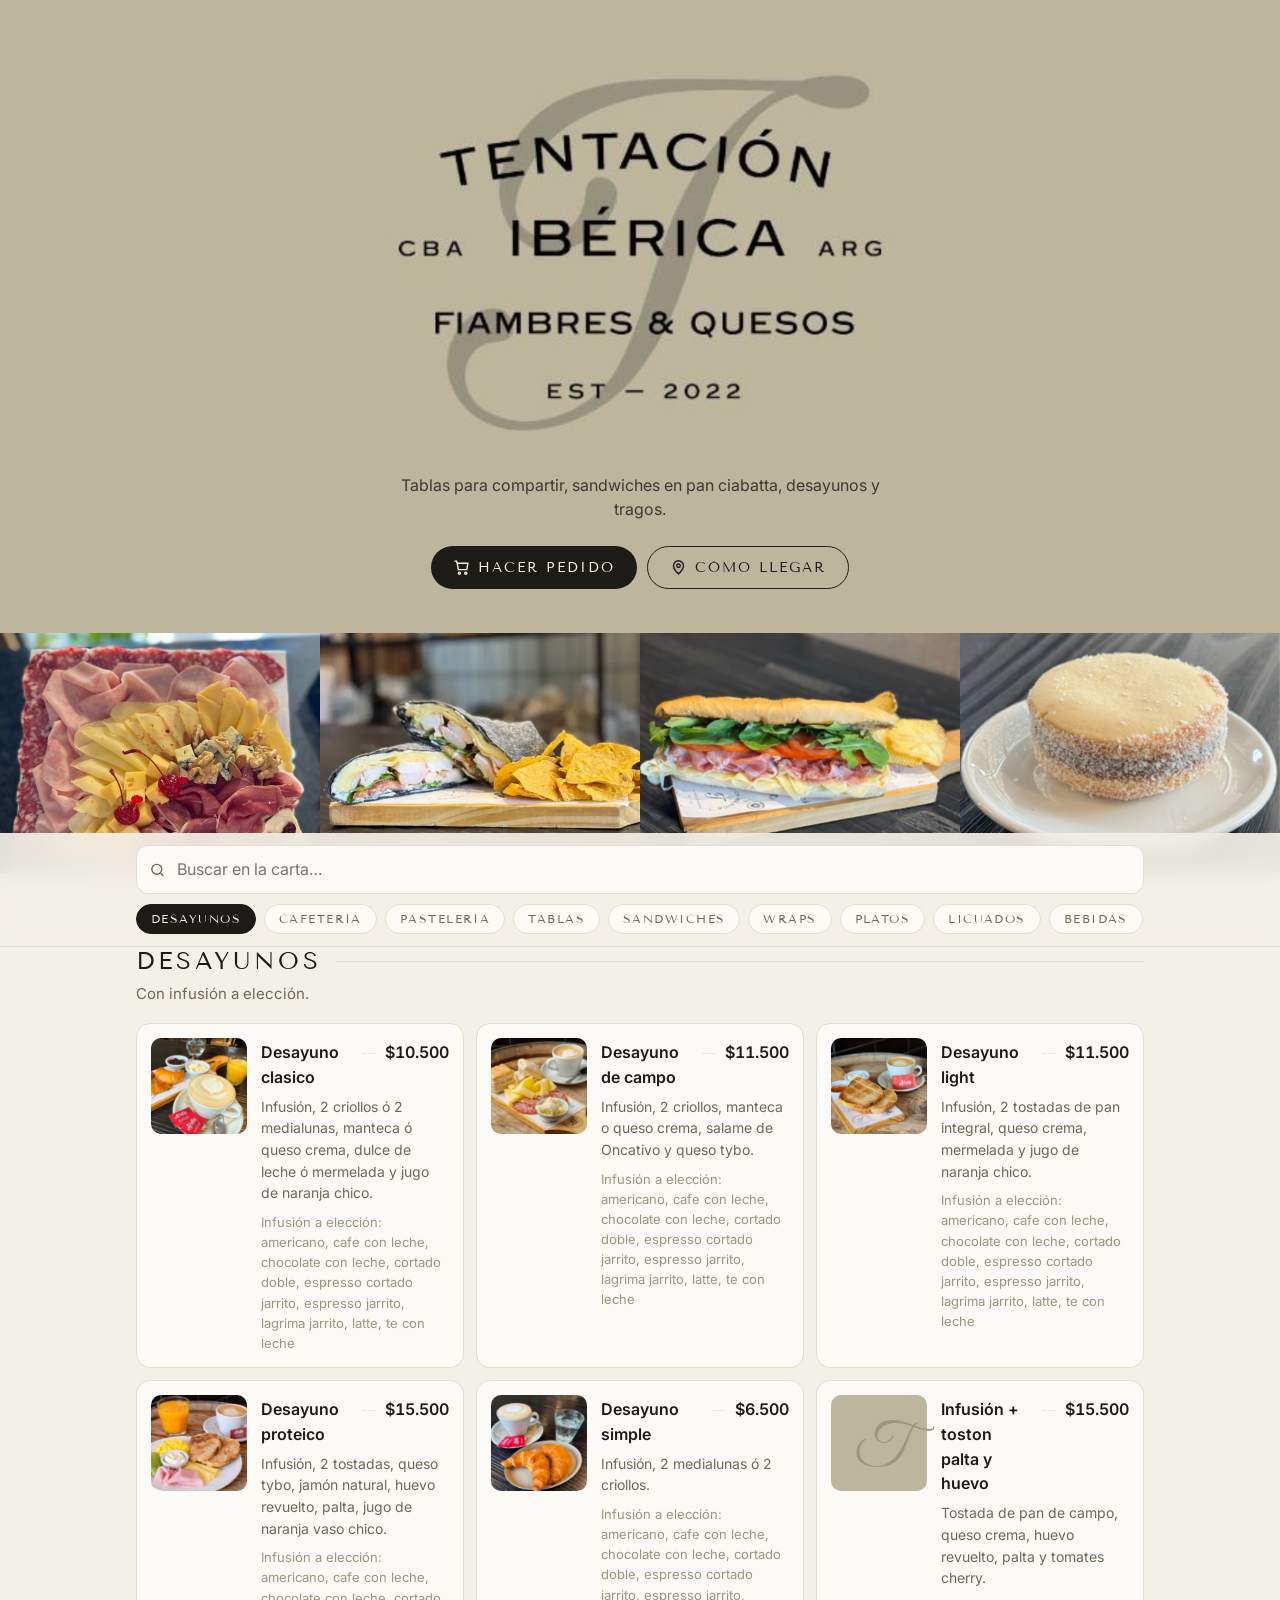
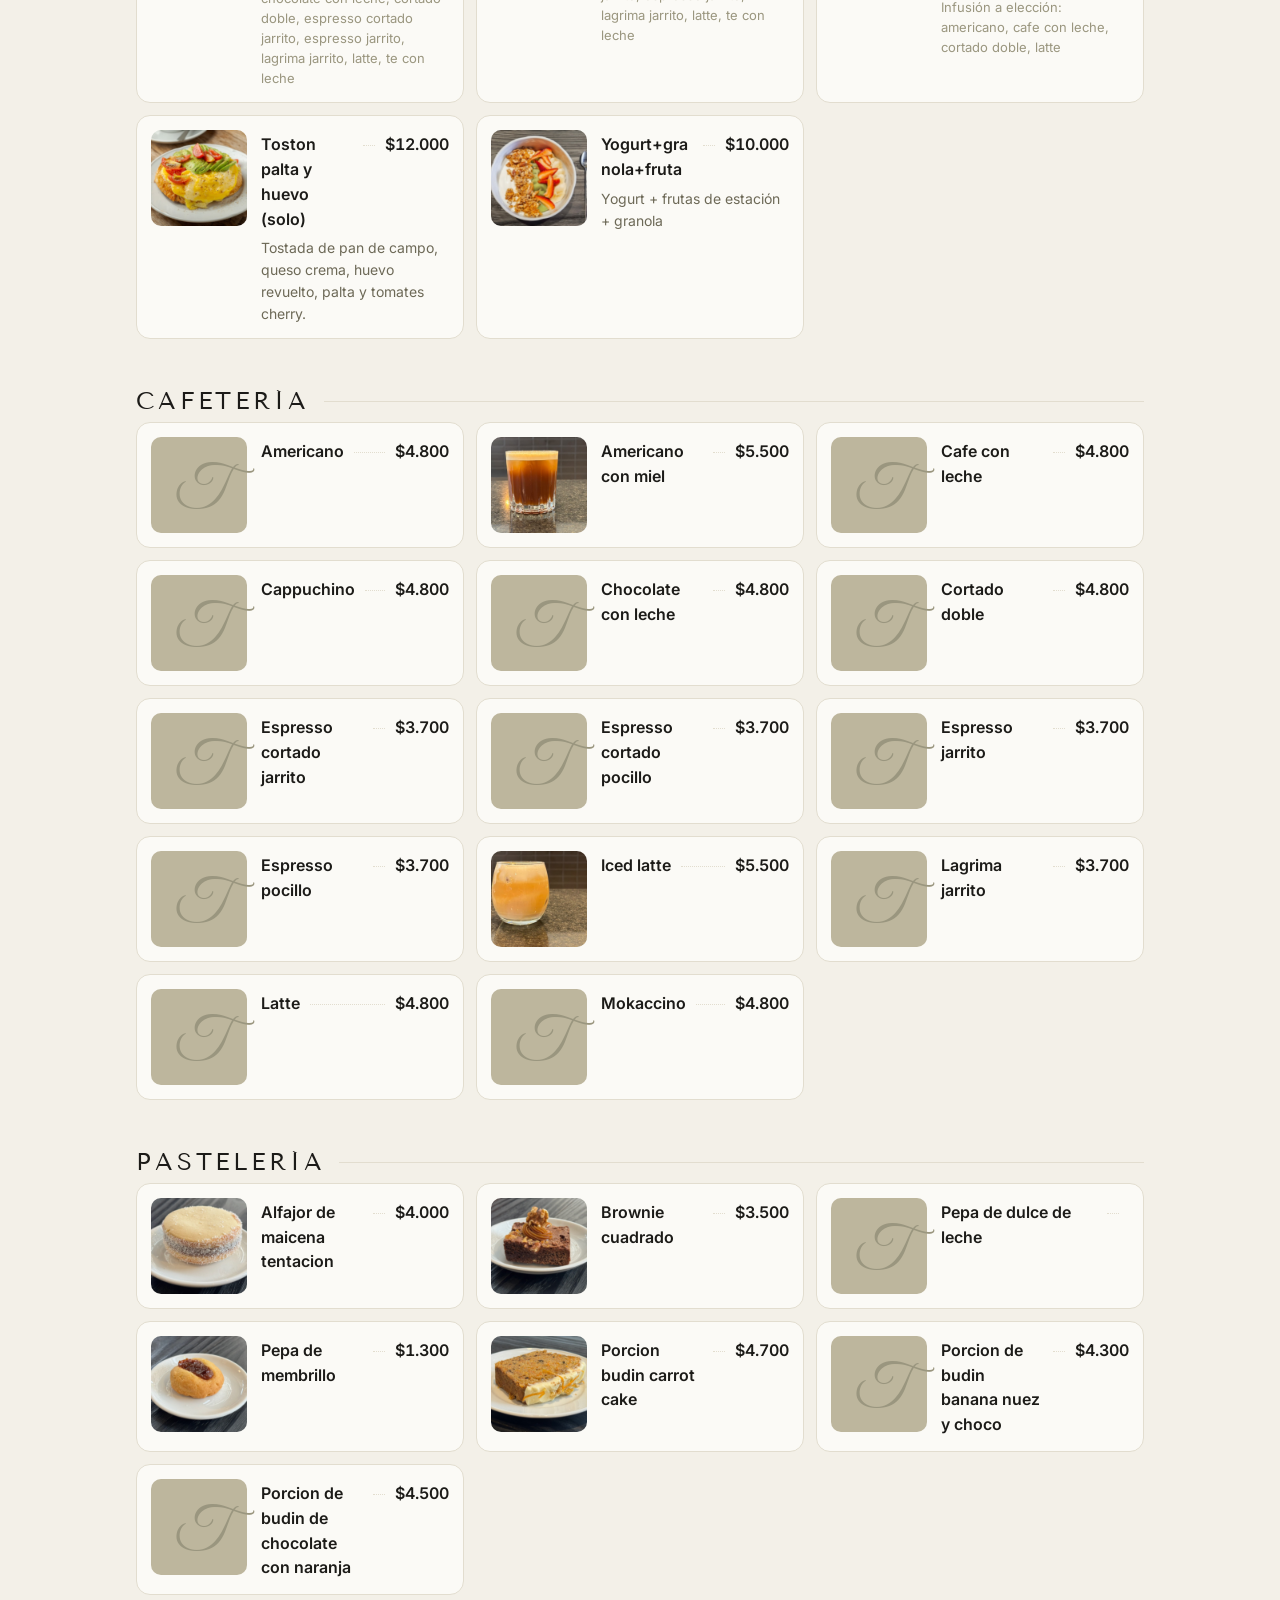
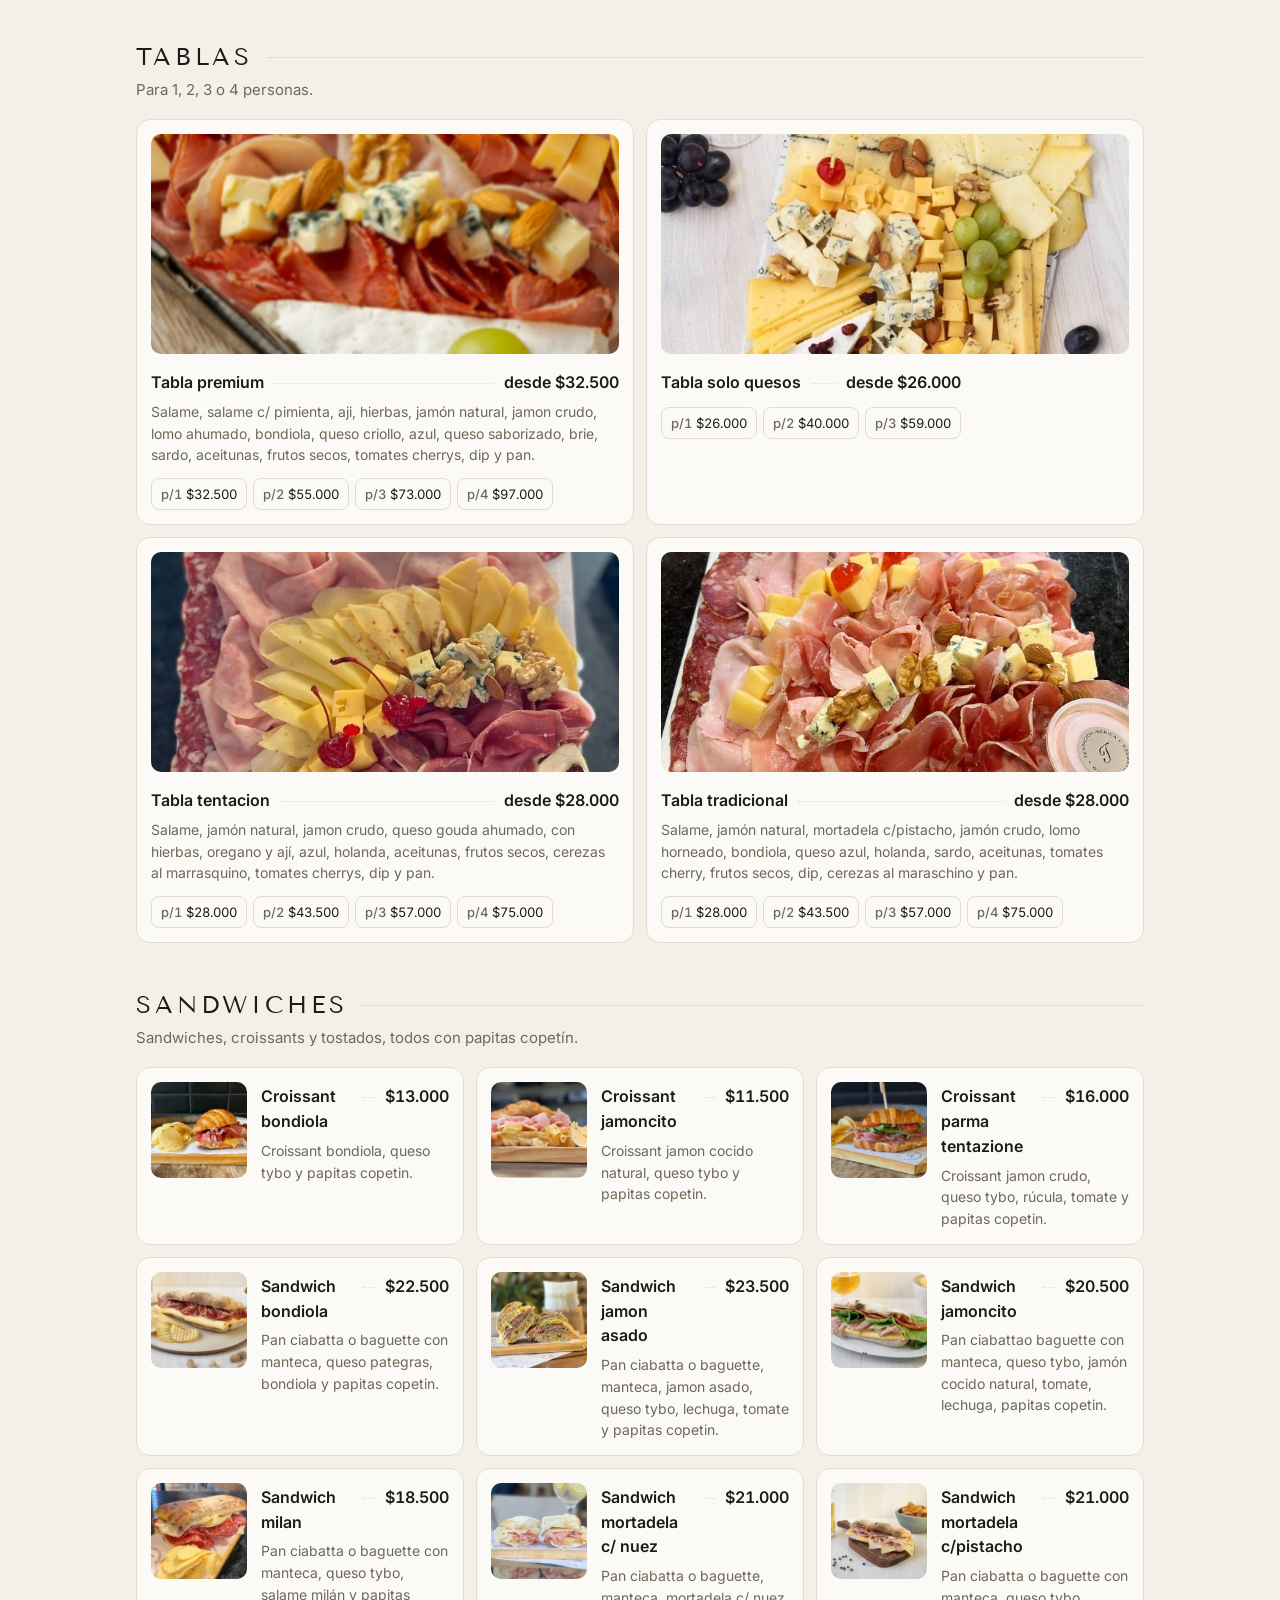
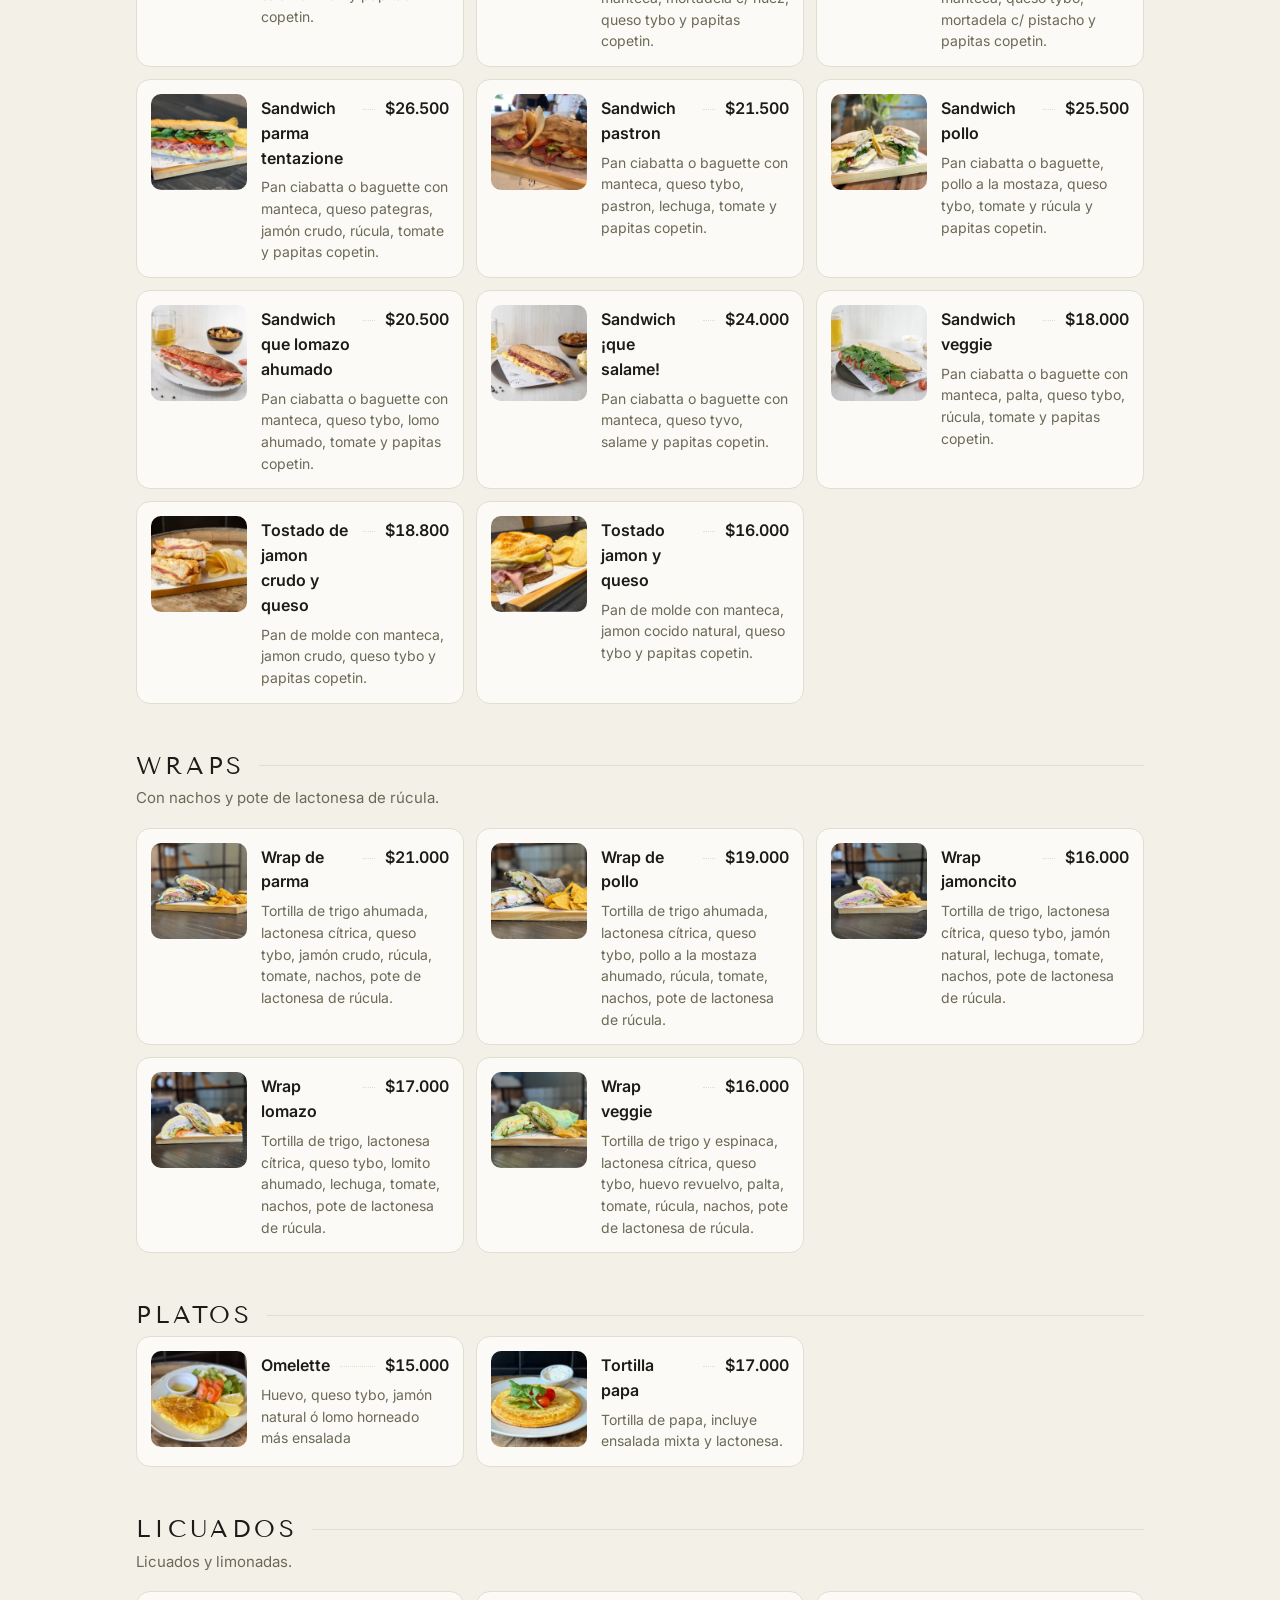
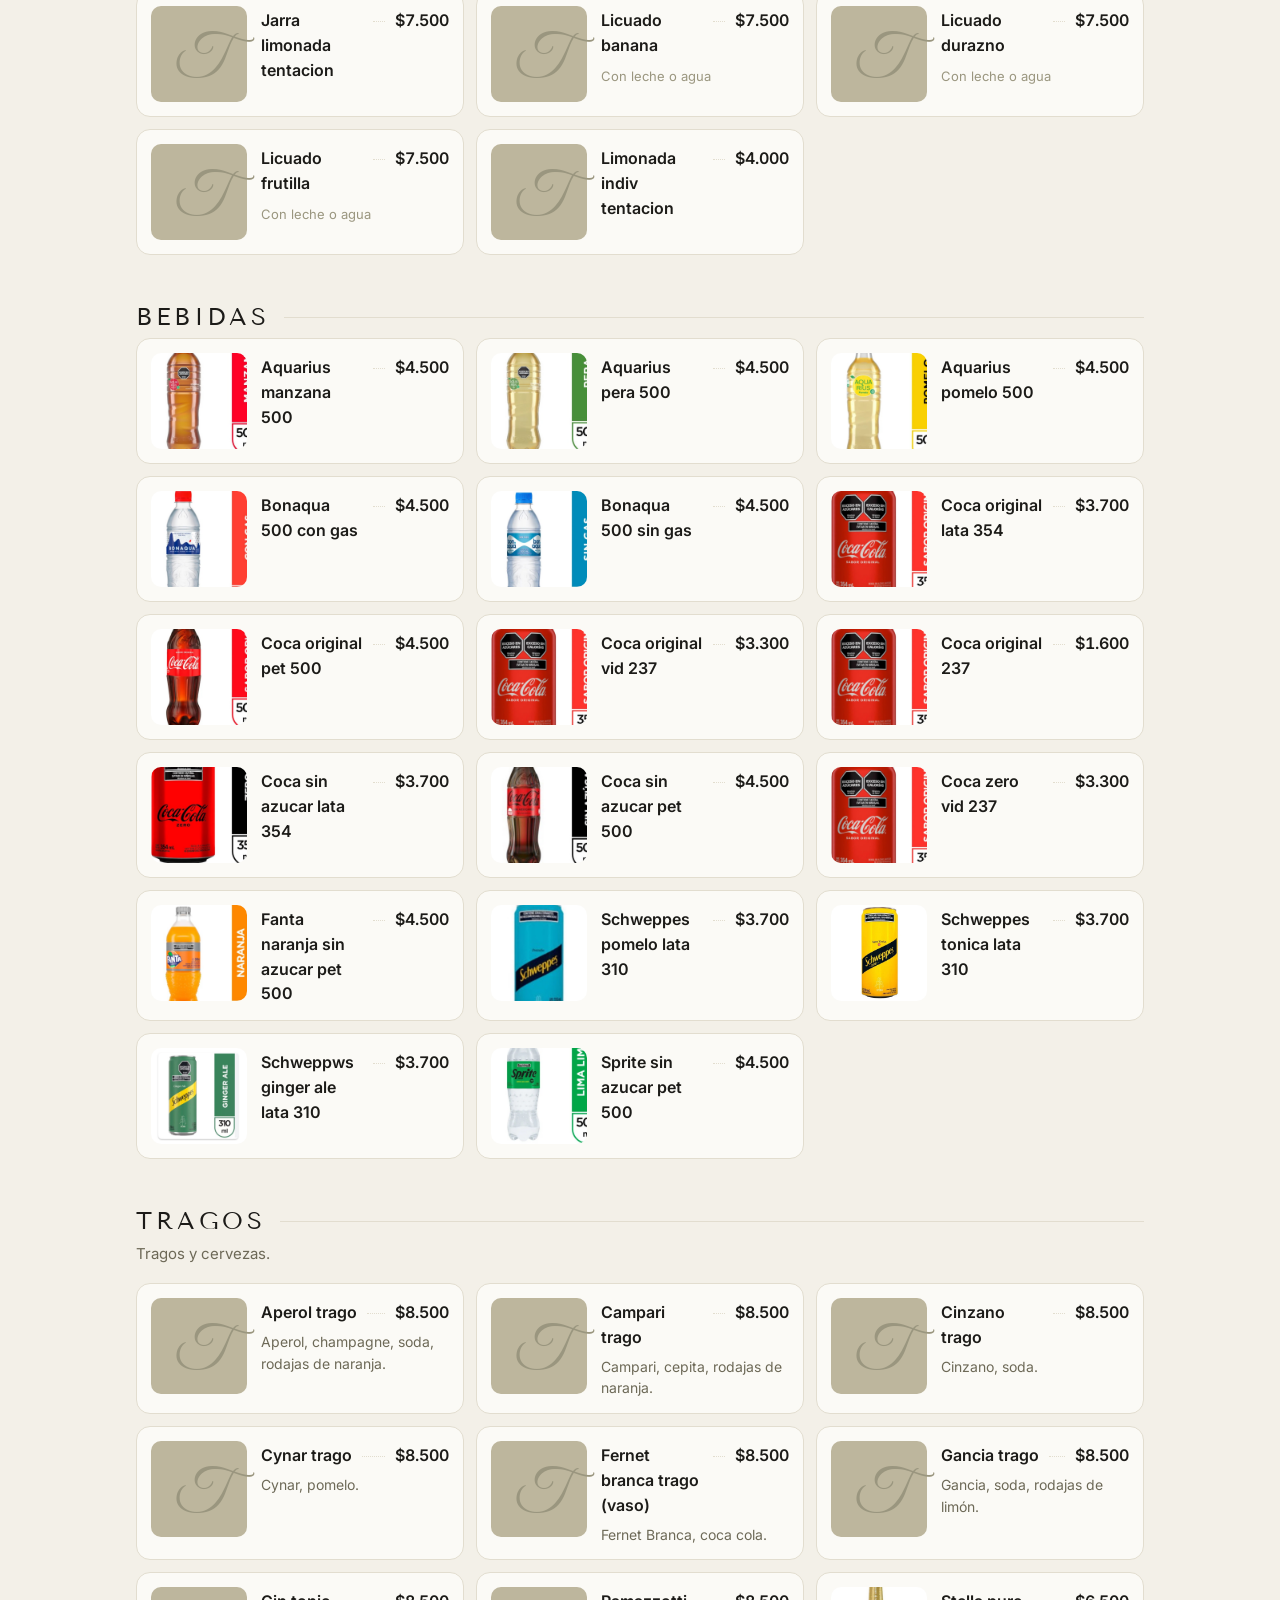
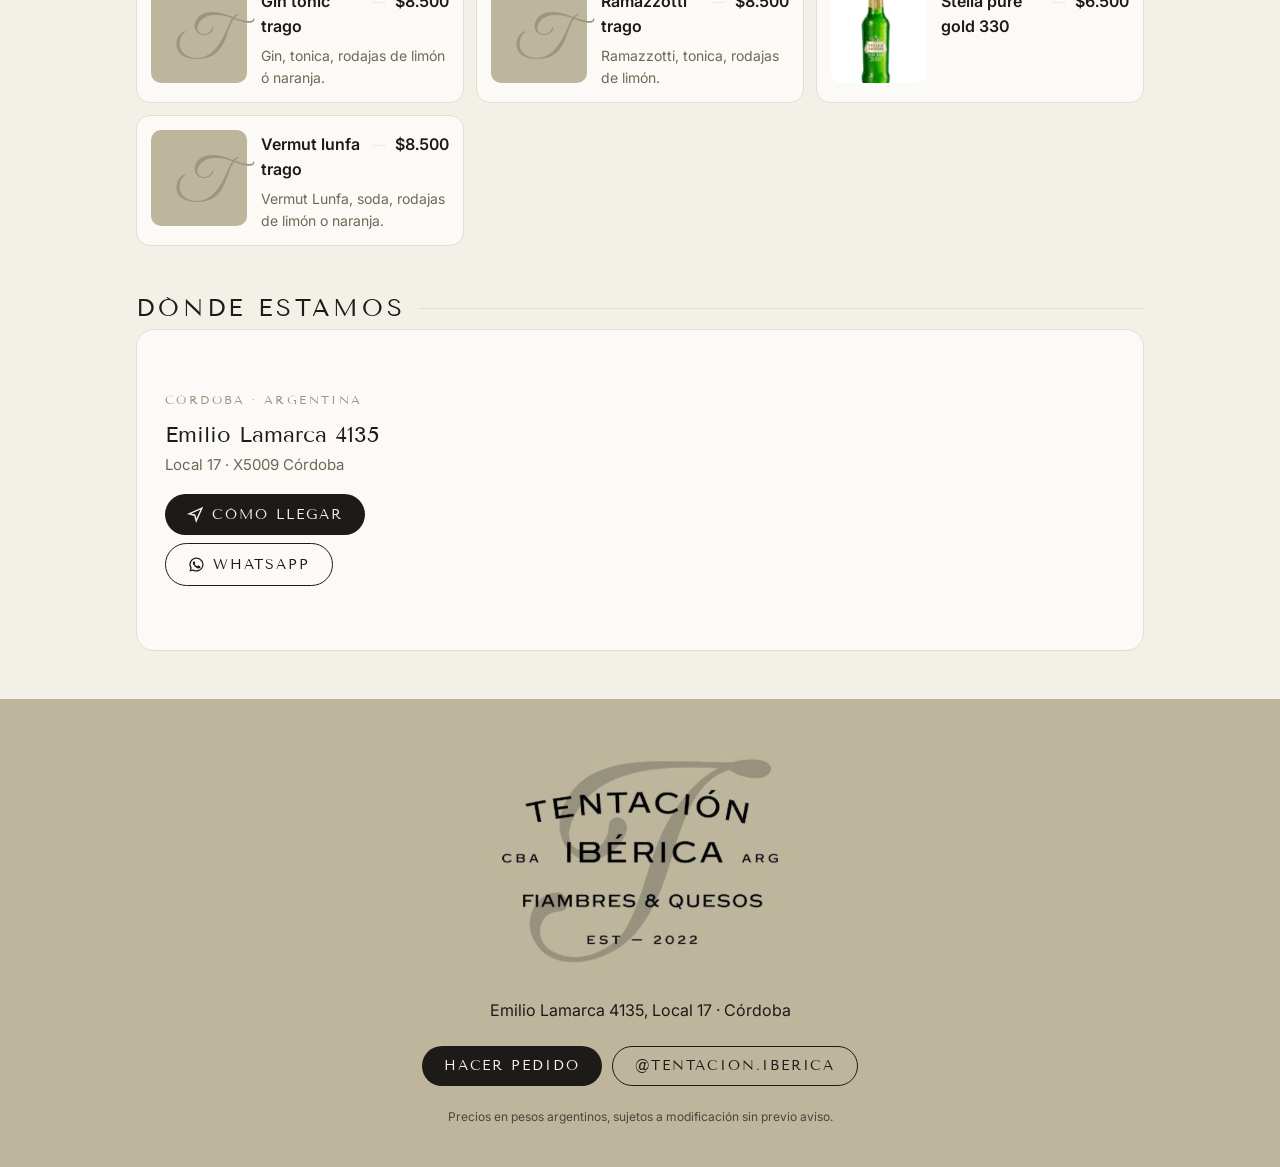
<file: index.html>
<!doctype html>
<html lang="es">
<head>
<meta charset="utf-8">
<meta name="viewport" content="width=device-width, initial-scale=1">
<title>Tentación Ibérica · Fiambres & Quesos</title>
<meta name="description" content="Tentación Ibérica — Fiambres & Quesos. Emilio Lamarca 4135, Local 17, Córdoba. Tablas para compartir, sandwiches, desayunos, café y tragos.">
<meta property="og:title" content="Tentación Ibérica · Fiambres & Quesos">
<meta property="og:description" content="Tablas para compartir, sandwiches, desayunos, café y tragos. Emilio Lamarca 4135, Local 17, Córdoba.">
<meta property="og:image" content="img/logo-cuadrado.png">
<meta name="theme-color" content="#bdb69d">
<link rel="icon" type="image/png" href="img/favicon.png">
<link rel="apple-touch-icon" href="img/logo-cuadrado.png">
<link rel="preconnect" href="https://fonts.googleapis.com">
<link rel="preconnect" href="https://fonts.gstatic.com" crossorigin>
<link href="https://fonts.googleapis.com/css2?family=Tenor+Sans&family=Great+Vibes&family=Inter:wght@400;500;600&display=swap" rel="stylesheet">
<link rel="stylesheet" href="styles.css">
<script type="application/ld+json">
{"@context":"https://schema.org","@type":"Restaurant","name":"Tentación Ibérica","servesCuisine":["Fiambres","Quesos","Cafetería"],"telephone":"+5493518047675","address":{"@type":"PostalAddress","streetAddress":"Emilio Lamarca 4135, Local 17","postalCode":"X5009","addressLocality":"Córdoba","addressCountry":"AR"},"sameAs":["https://www.instagram.com/tentacion.iberica/"],"hasMenu":"https://vgaggio.github.io/tentacion-iberica-web/"}
</script>
</head>
<body>
<header class="hero">
  <div class="wrap">
    <h1>Tentación Ibérica — Fiambres & Quesos</h1>
    <img class="logo" src="img/logo.png" alt="Tentación Ibérica — Fiambres & Quesos — CBA ARG — Est. 2022" width="620" height="470">
    <p>Tablas para compartir, sandwiches en pan ciabatta, desayunos y tragos.</p>
    <div class="cta">
      <a class="btn primary" href="pedido.html">
        <svg viewBox="0 0 24 24" fill="none" stroke="currentColor" stroke-width="2"><path d="M6 6h15l-1.5 9h-12z"/><path d="M6 6 5 3H2"/><circle cx="9" cy="20" r="1.5"/><circle cx="18" cy="20" r="1.5"/></svg>
        Hacer pedido
      </a>
      <a class="btn ghost" href="#ubicacion">
        <svg viewBox="0 0 24 24" fill="none" stroke="currentColor" stroke-width="2"><path d="M12 21s-7-6.2-7-11.5a7 7 0 0 1 14 0C19 14.8 12 21 12 21z"/><circle cx="12" cy="9.5" r="2.5"/></svg>
        Cómo llegar
      </a>
    </div>
  </div>
</header>
<div class="strip" aria-hidden="true">
  <img src="img/55106.jpg" alt=""><img src="img/53901.jpg" alt=""><img src="img/58358.jpg" alt=""><img src="img/58520.jpg" alt="">
</div>

<nav class="bar" aria-label="Categorías">
  <div class="wrap">
    <label class="search">
      <svg viewBox="0 0 24 24" fill="none" stroke="currentColor" stroke-width="2"><circle cx="11" cy="11" r="7"/><path d="m20 20-3.5-3.5"/></svg>
      <input id="q" type="search" placeholder="Buscar en la carta…" aria-label="Buscar en la carta">
    </label>
    <div class="cats" id="cats"></div>
  </div>
</nav>

<main class="wrap">
  <div id="menu"></div>
  <div class="empty" id="empty">No encontramos nada con esa búsqueda.</div>

  <section id="ubicacion" class="ubicacion">
    <h2>Dónde estamos</h2>
    <div class="place">
      <div class="info">
        <span class="eyebrow">Córdoba · Argentina</span>
        <address>Emilio Lamarca 4135<small>Local 17 · X5009 Córdoba</small></address>
        <div class="actions">
          <a class="btn primary" href="https://www.google.com/maps/dir/?api=1&destination=Emilio+Lamarca+4135,+X5009+C%C3%B3rdoba,+Argentina" target="_blank" rel="noopener">
            <svg viewBox="0 0 24 24" fill="none" stroke="currentColor" stroke-width="2"><path d="m3 11 18-8-8 18-2-8z"/></svg>
            Cómo llegar
          </a>
          <a class="btn ghost" href="https://wa.me/5493518047675" target="_blank" rel="noopener">
            <svg viewBox="0 0 24 24" fill="currentColor"><path d="M12 2a10 10 0 0 0-8.6 15.1L2 22l5-1.3A10 10 0 1 0 12 2zm0 18.2a8.2 8.2 0 0 1-4.2-1.2l-.3-.2-3 .8.8-2.9-.2-.3A8.2 8.2 0 1 1 12 20.2zm4.5-6.1c-.2-.1-1.5-.7-1.7-.8s-.4-.1-.6.1-.7.8-.8 1-.3.2-.5.1a6.7 6.7 0 0 1-3.3-2.9c-.3-.4.2-.4.7-1.4.1-.2 0-.3 0-.4l-.8-1.8c-.2-.5-.4-.4-.6-.4h-.5a1 1 0 0 0-.7.3 3 3 0 0 0-.9 2.2 5.2 5.2 0 0 0 1.1 2.7 11.8 11.8 0 0 0 4.5 4c1.7.7 2.3.8 3.2.6a2.7 2.7 0 0 0 1.8-1.2 2.2 2.2 0 0 0 .1-1.2c0-.1-.2-.2-.5-.3z"/></svg>
            WhatsApp
          </a>
        </div>
      </div>
      <iframe title="Mapa: Emilio Lamarca 4135, Córdoba" loading="lazy" referrerpolicy="no-referrer-when-downgrade"
        src="https://www.google.com/maps?q=Emilio+Lamarca+4135,+X5009+C%C3%B3rdoba,+Argentina&z=16&output=embed"></iframe>
    </div>
  </section>
</main>

<footer>
  <img class="logo" src="img/logo.png" alt="Tentación Ibérica" width="620" height="470">
  <p>Emilio Lamarca 4135, Local 17 · Córdoba</p>
  <div class="cta">
    <a class="btn primary" href="pedido.html">Hacer pedido</a>
    <a class="btn ghost" href="https://www.instagram.com/tentacion.iberica/" target="_blank" rel="noopener">@tentacion.iberica</a>
  </div>
  <small>Precios en pesos argentinos, sujetos a modificación sin previo aviso.</small>
</footer>

<script src="menu.js"></script>
<script>
const MENU = window.MENU;
const CATS = [
  ["desayunos","Desayunos","Con infusión a elección."],
  ["cafe","Cafetería",""],
  ["dulces","Pastelería",""],
  ["tablas","Tablas","Para 1, 2, 3 o 4 personas."],
  ["sandwiches","Sandwiches","Sandwiches, croissants y tostados, todos con papitas copetín."],
  ["wraps","Wraps","Con nachos y pote de lactonesa de rúcula."],
  ["platos","Platos",""],
  ["licuados","Licuados","Licuados y limonadas."],
  ["bebidas","Bebidas",""],
  ["tragos","Tragos","Tragos y cervezas."]
];
const fmt = n => "$" + n.toLocaleString("es-AR");
const esc = s => s.replace(/[&<>"]/g, c => ({"&":"&amp;","<":"&lt;",">":"&gt;",'"':"&quot;"}[c]));
const card = it => {
  const price = it.sizes ? "desde " + fmt(Math.min(...it.sizes.map(s=>s[1]))) : (it.p ? fmt(it.p) : "");
  const sizes = it.sizes ? `<div class="sizes">${it.sizes.map(([p,v])=>`<span><b>p/${p}</b>${fmt(v)}</span>`).join("")}</div>` : "";
  const ph = it.img ? `<img class="ph" src="${it.img}" alt="${esc(it.n)}" loading="lazy" width="96" height="96">`
                    : `<div class="ph noimg" aria-hidden="true"><span>T</span></div>`;
  return `<article class="item" data-k="${esc((it.n+" "+it.d).toLowerCase())}">${ph}<div class="body">
    <div class="row"><h3>${esc(it.n)}</h3><span class="dots"></span><span class="price">${price}</span></div>
    ${it.d ? `<p>${esc(it.d)}</p>` : ""}${it.opt ? `<p class="opt">${esc(it.opt)}</p>` : ""}${sizes}
  </div></article>`;
};
document.getElementById("menu").innerHTML = CATS.map(([id,t,sub]) => {
  const its = MENU.filter(m => m.c === id);
  return its.length ? `<section id="${id}" class="${id} cat"><h2>${t}</h2>${sub?`<p class="sub">${sub}</p>`:""}<div class="grid">${its.map(card).join("")}</div></section>` : "";
}).join("");
const NAV = [...CATS.map(([id,t]) => [id,t]), ["ubicacion","Ubicación"]];
document.getElementById("cats").innerHTML = NAV.map(([id,t]) => `<a href="#${id}" data-id="${id}">${t}</a>`).join("");

const lb = document.createElement("div"); lb.className = "lb"; lb.innerHTML = '<img alt="">'; document.body.append(lb);
lb.onclick = () => lb.classList.remove("on");
document.addEventListener("click", e => { if (e.target.matches("img.ph")) { lb.firstChild.src = e.target.src; lb.firstChild.alt = e.target.alt; lb.classList.add("on"); } });
document.addEventListener("keydown", e => e.key === "Escape" && lb.classList.remove("on"));

const norm = s => s.normalize("NFD").replace(/[̀-ͯ]/g,"").toLowerCase();
document.getElementById("q").addEventListener("input", e => {
  const q = norm(e.target.value.trim()); let any = false;
  document.querySelectorAll("section.cat").forEach(sec => {
    let vis = 0;
    sec.querySelectorAll(".item").forEach(el => { const ok = !q || norm(el.dataset.k).includes(q); el.style.display = ok ? "" : "none"; vis += ok; });
    sec.style.display = vis ? "" : "none"; any ||= vis > 0;
  });
  document.getElementById("empty").style.display = any ? "none" : "block";
});

const links = [...document.querySelectorAll(".cats a")];
const catsBar = document.getElementById("cats");
// mover SOLO la barra de categorías (scrollIntoView movía también la página y cortaba el scroll al tocar una categoría)
const centerChip = a => catsBar.scrollTo({left: a.offsetLeft - (catsBar.clientWidth - a.offsetWidth) / 2, behavior: "smooth"});
const SECS = "main section";
// categoría activa = última sección cuyo título ya pasó debajo de la barra fija
let activeId = null;
const secs = () => [...document.querySelectorAll(SECS)].filter(s => s.style.display !== "none");
function markActive(){
  const lim = document.querySelector(".bar").getBoundingClientRect().bottom + 24;
  const list = secs(); let cur = list[0];
  for (const s of list) if (s.getBoundingClientRect().top <= lim) cur = s;
  if (innerHeight + scrollY >= document.documentElement.scrollHeight - 4) cur = list[list.length - 1];
  if (!cur || cur.id === activeId) return;
  activeId = cur.id;
  links.forEach(a => { const on = a.dataset.id === activeId; a.classList.toggle("on", on); if (on) centerChip(a); });
}
addEventListener("scroll", () => requestAnimationFrame(markActive), {passive:true});
addEventListener("load", markActive); markActive();
// la carta se dibuja por JS: si se entra con #seccion, saltar ahí una vez que existe
const goHash = () => { const el = location.hash && document.getElementById(location.hash.slice(1)); if (el) el.scrollIntoView({behavior:"instant"}); };
goHash(); window.addEventListener("load", goHash, {once:true});
</script>
</body>
</html>
</file>
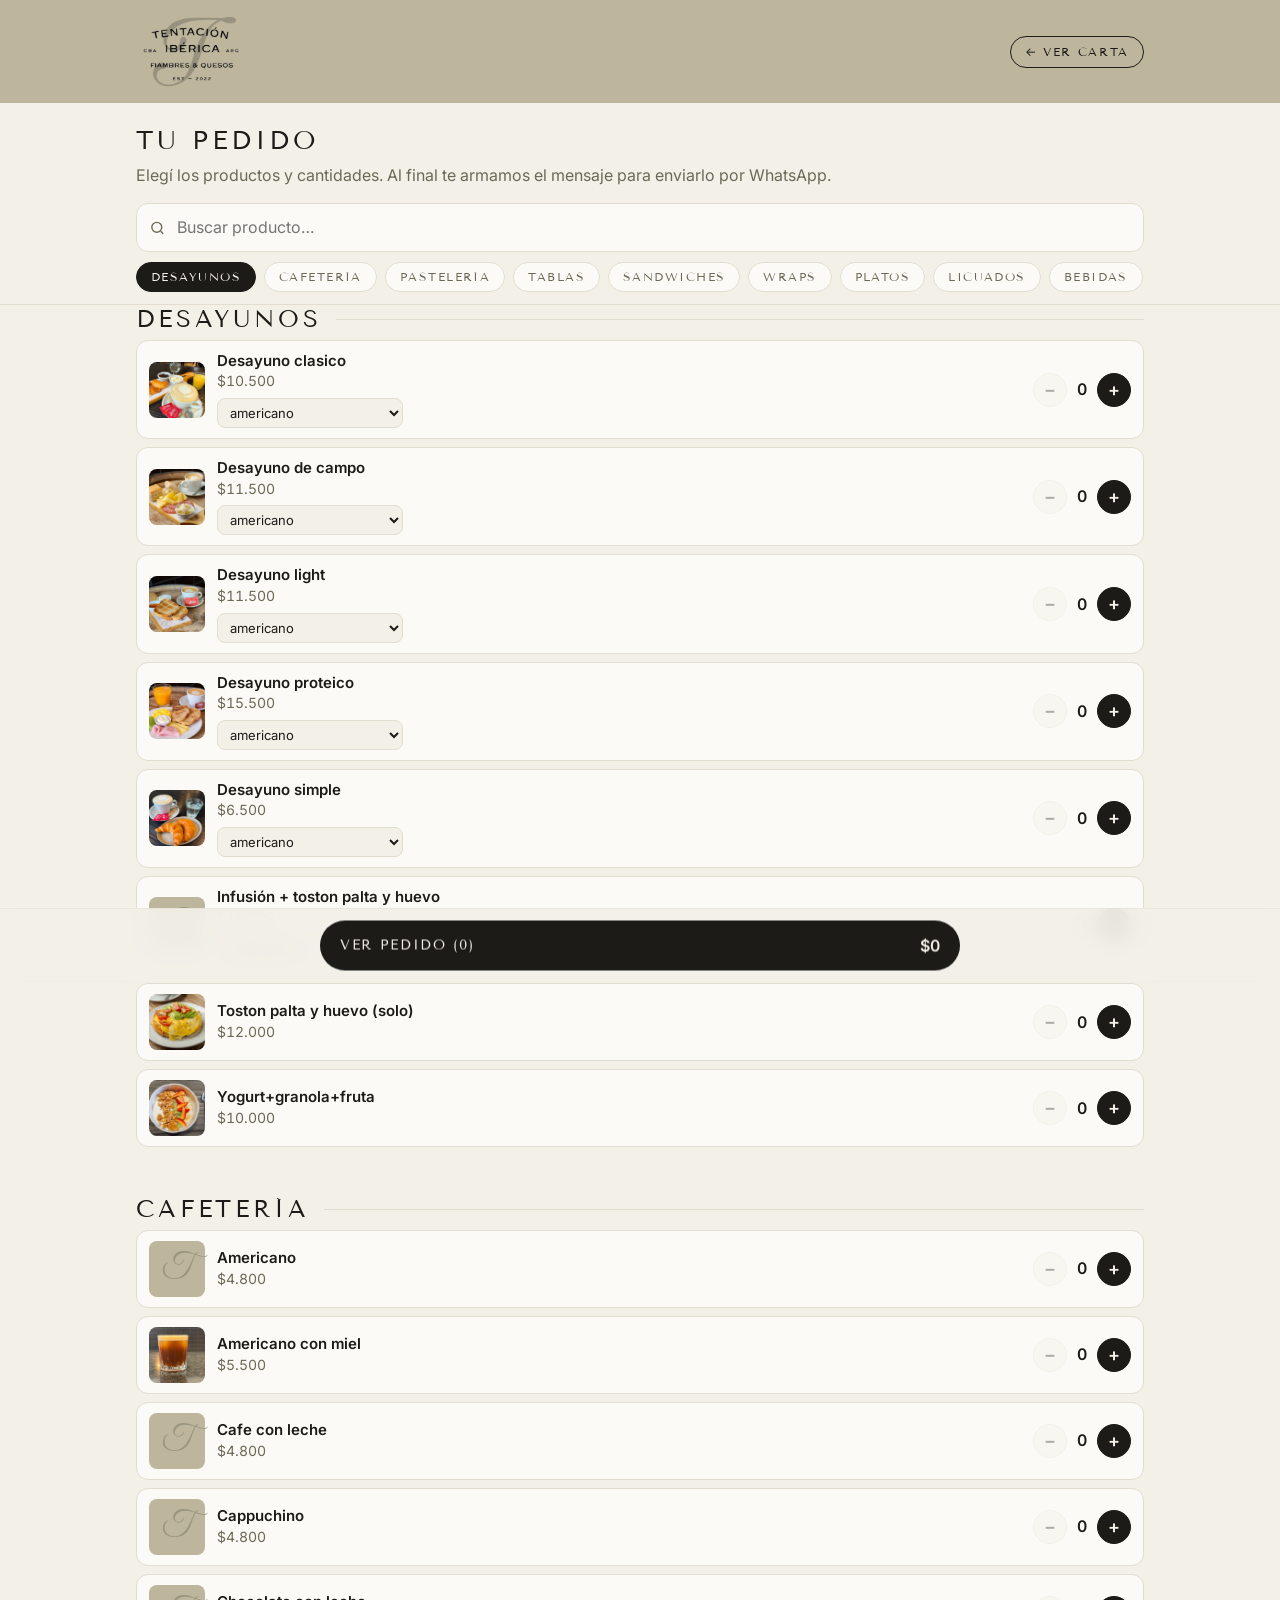
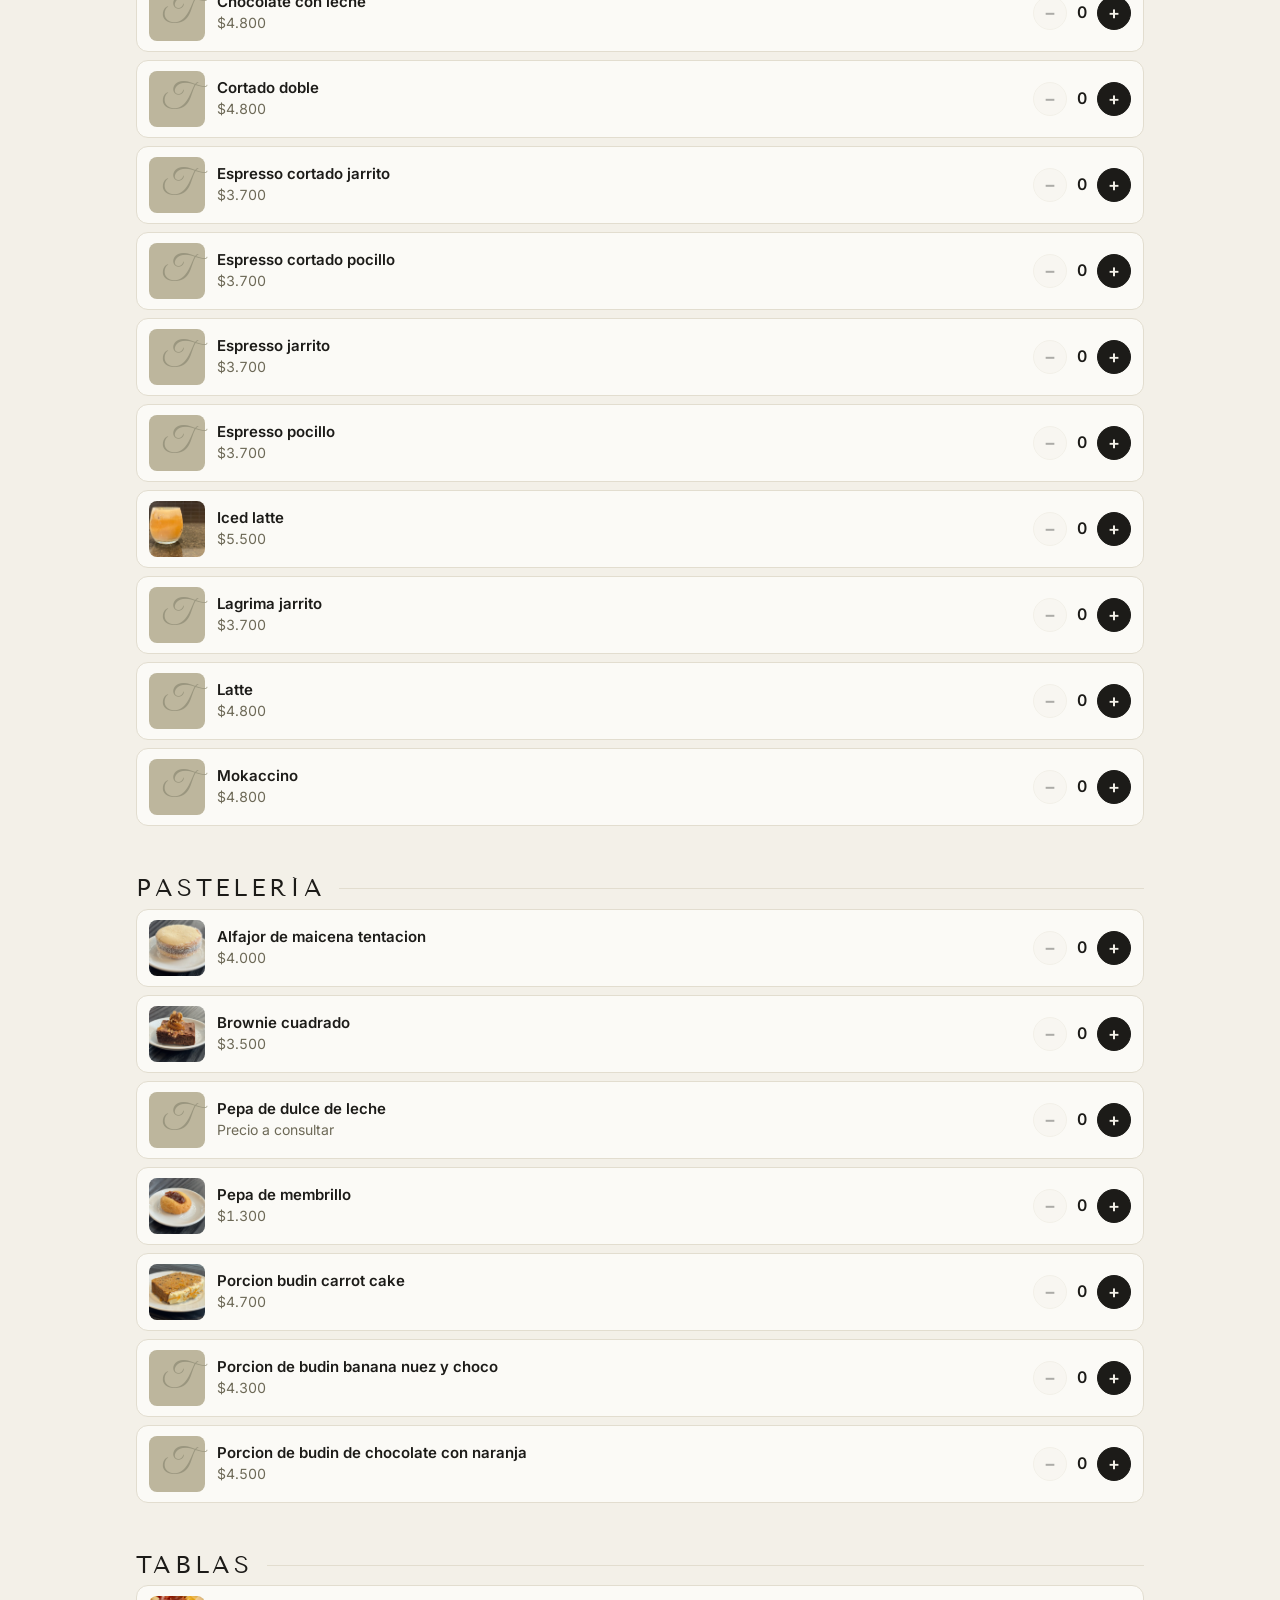
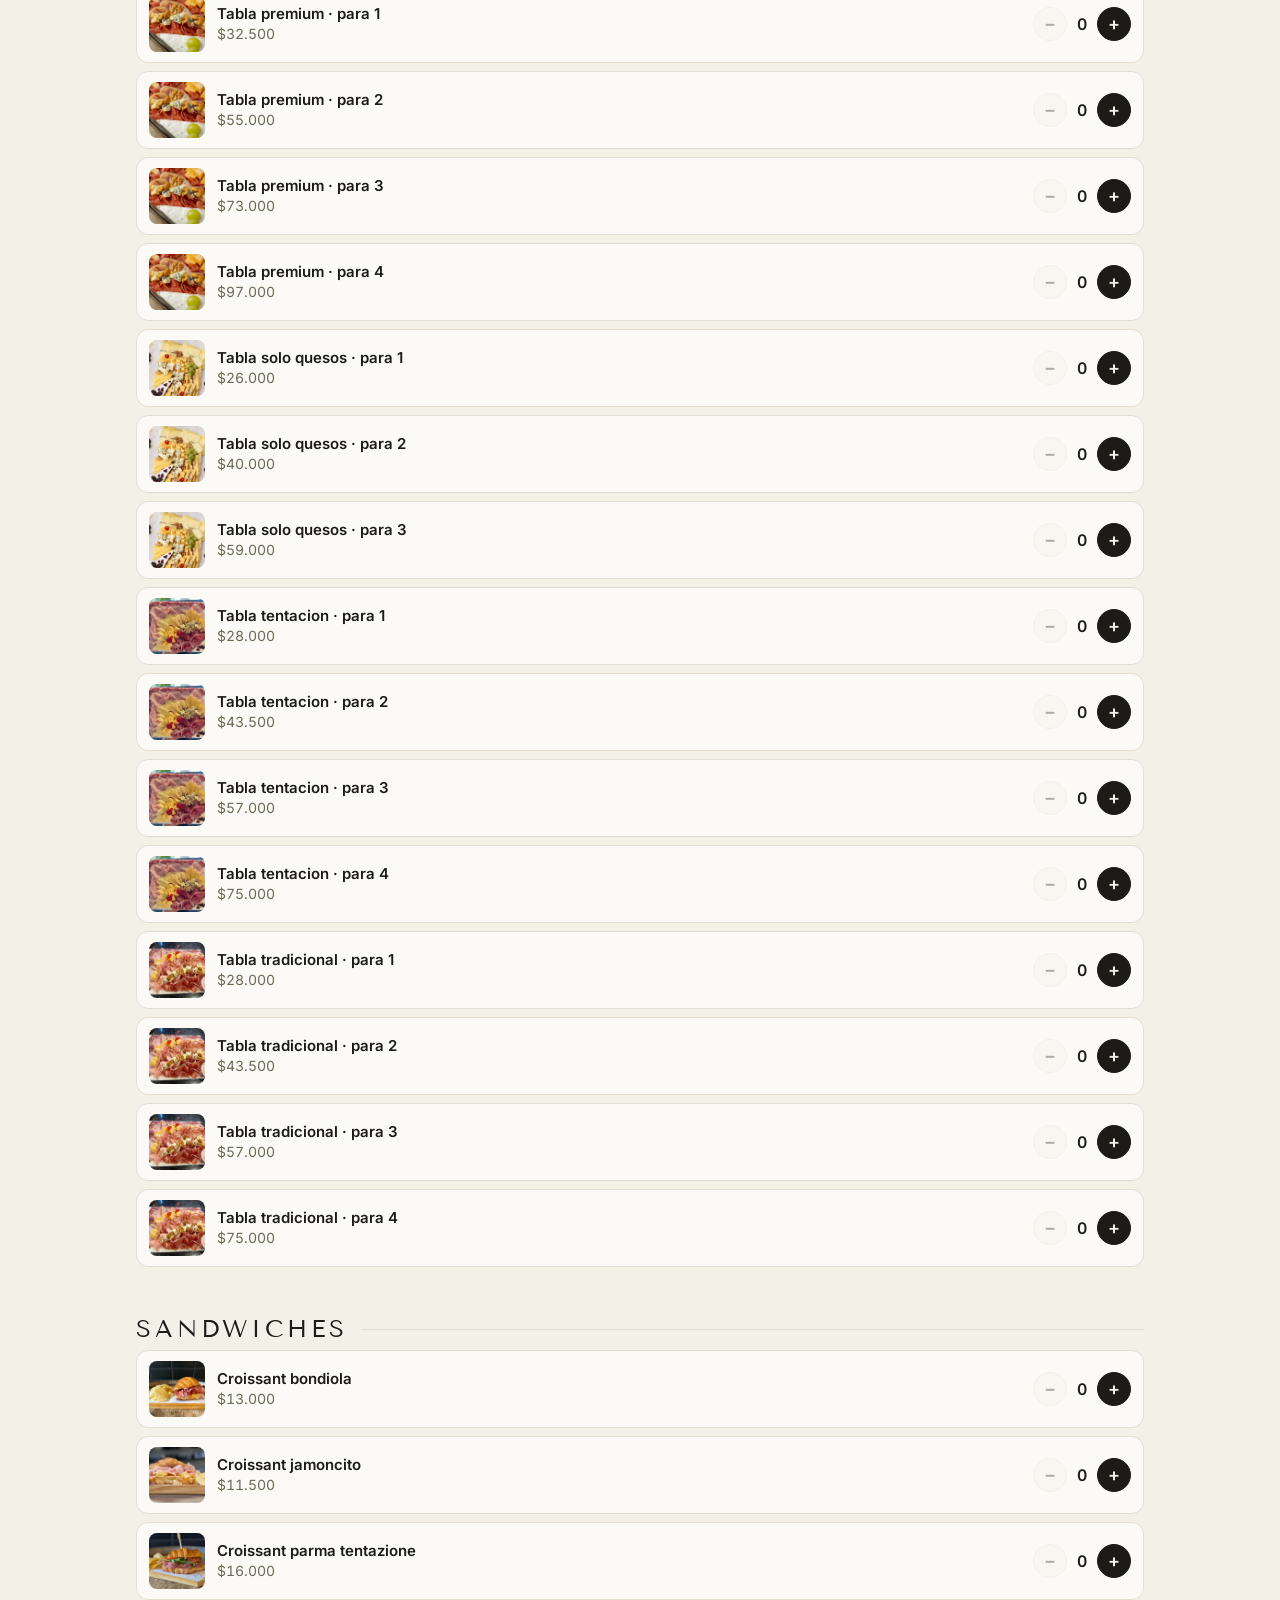
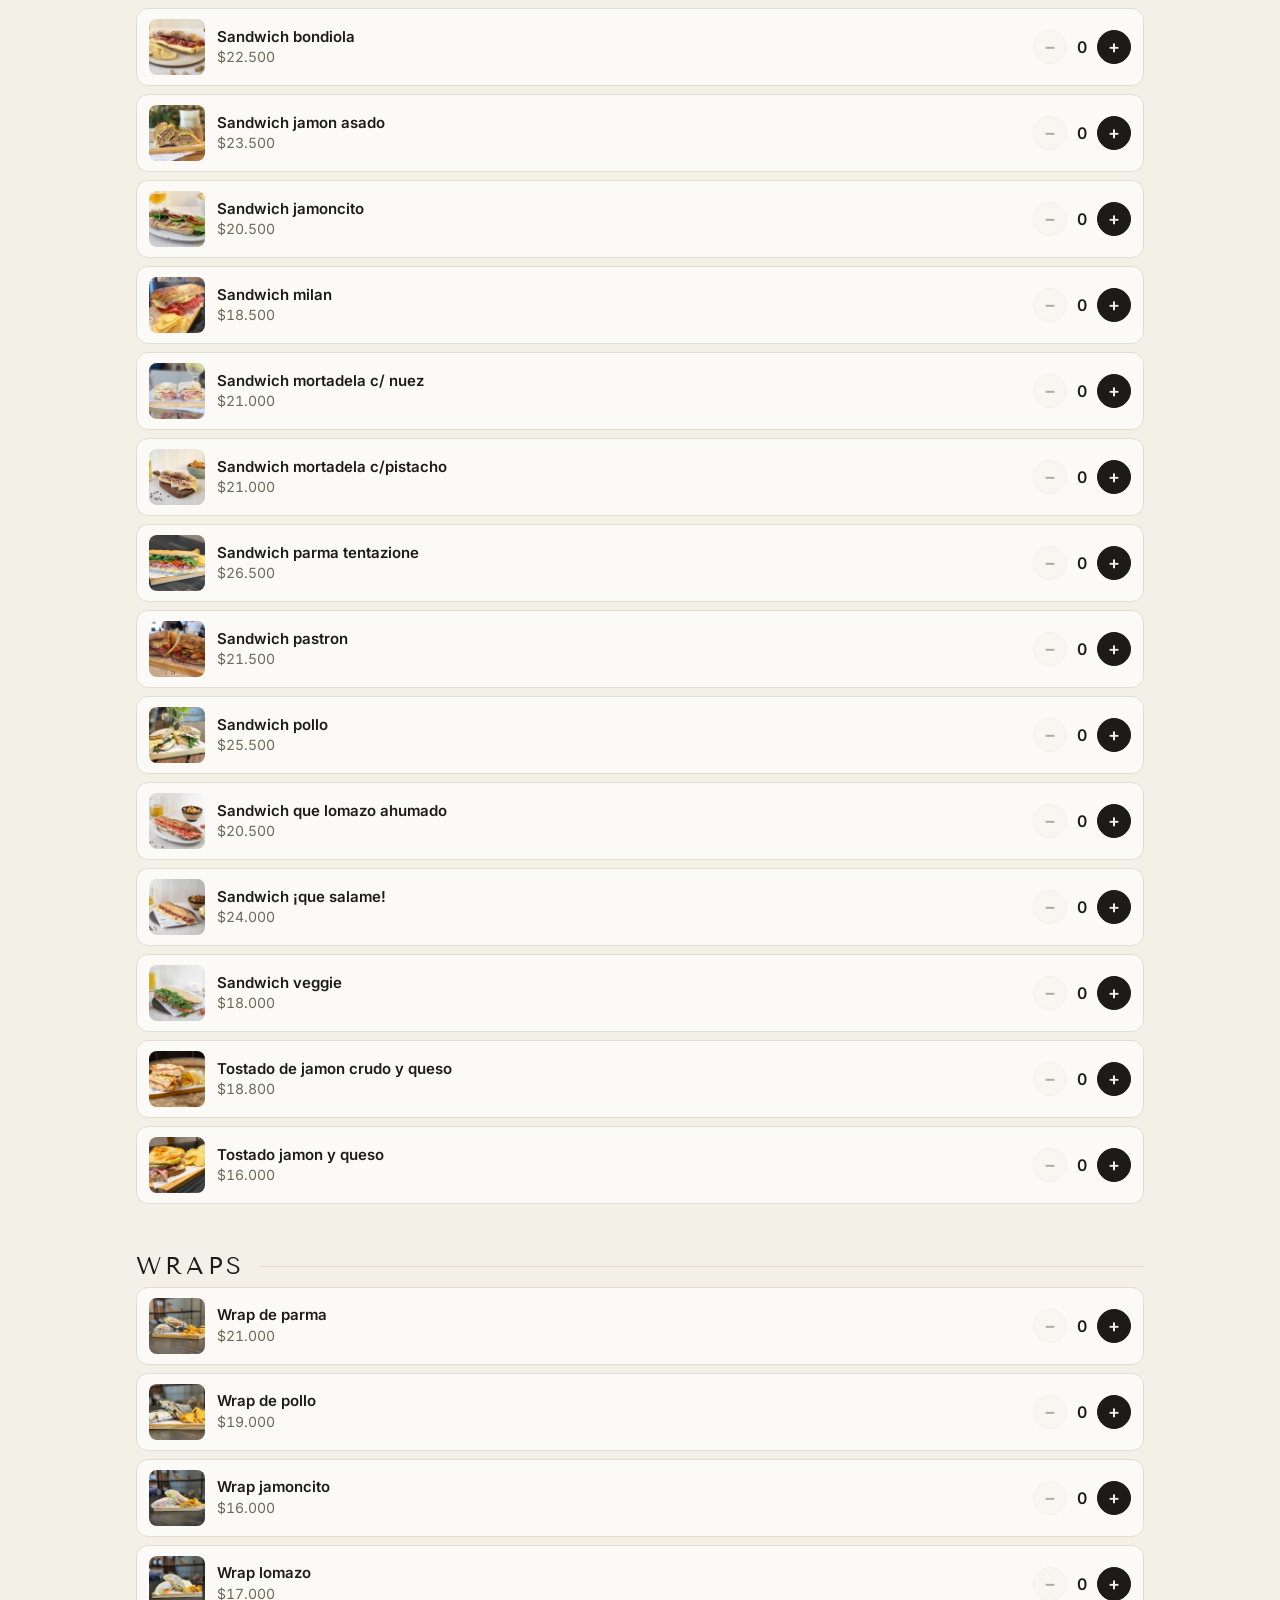
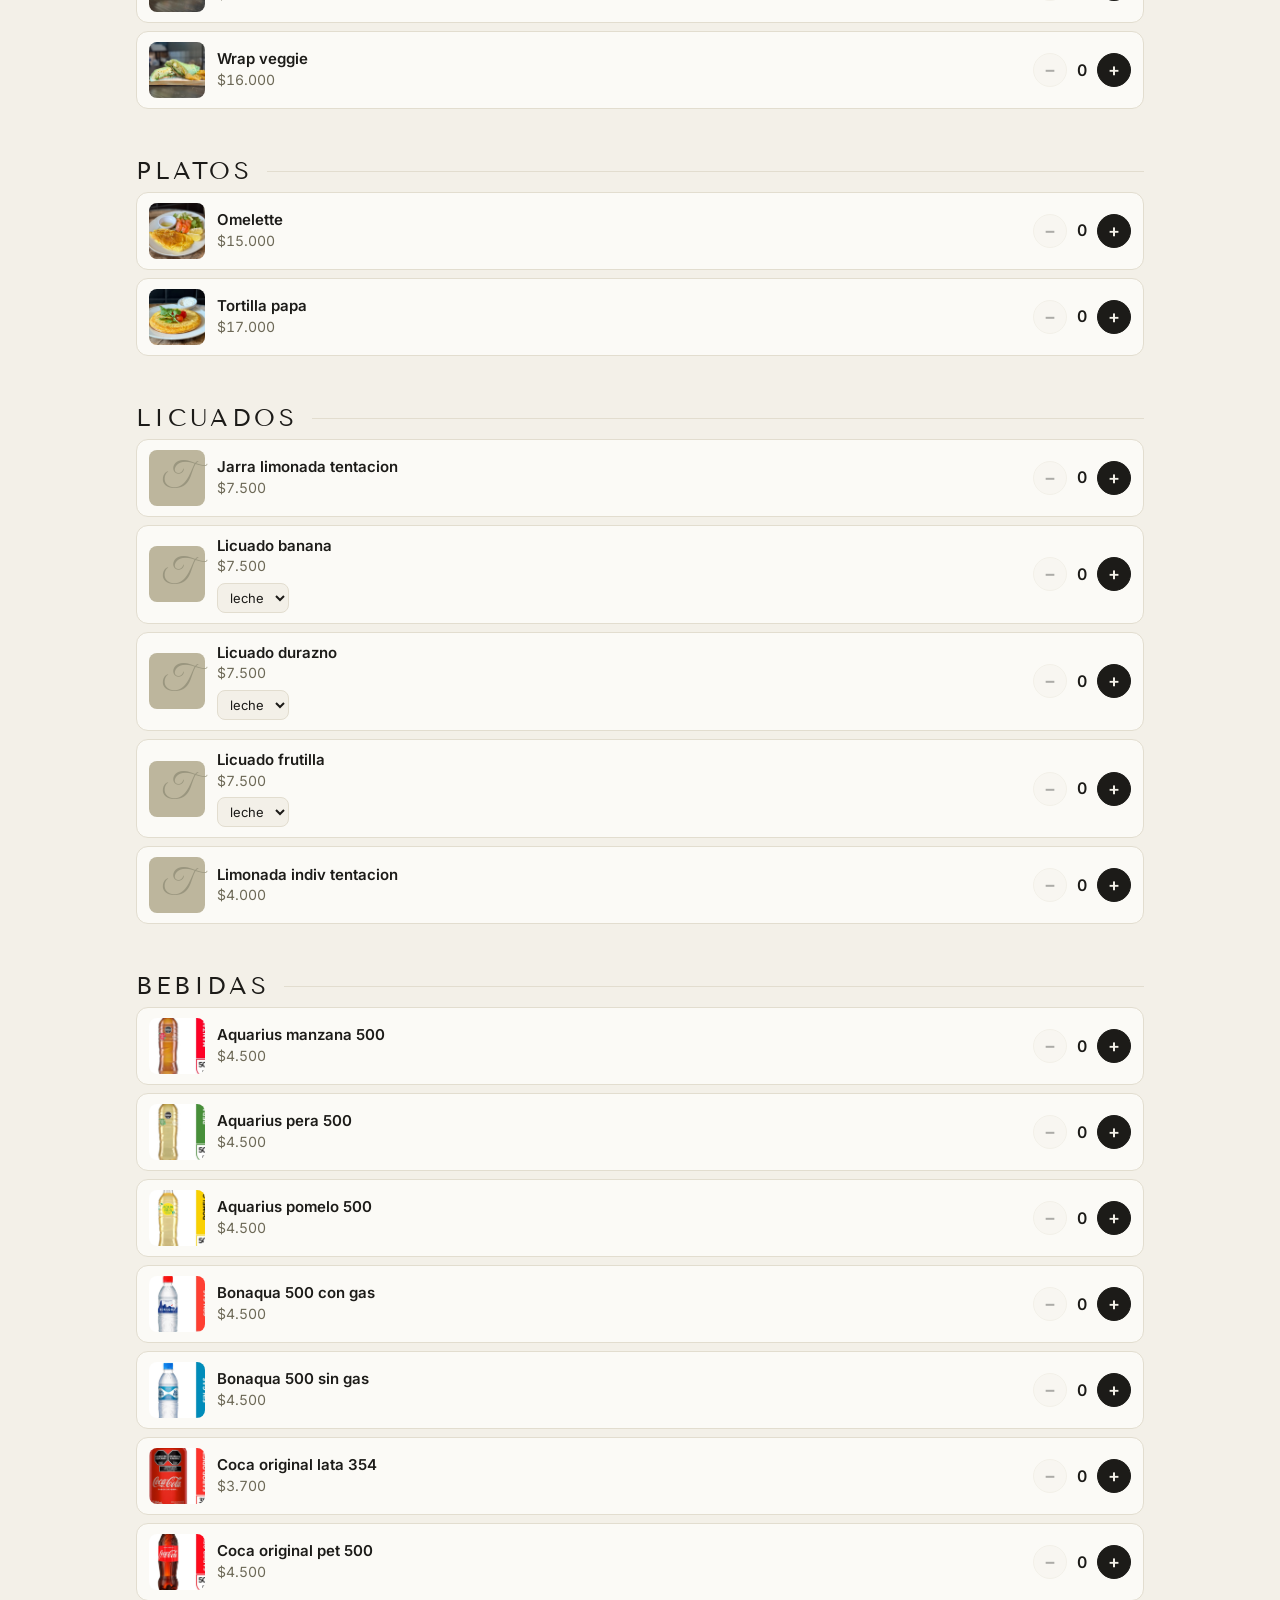
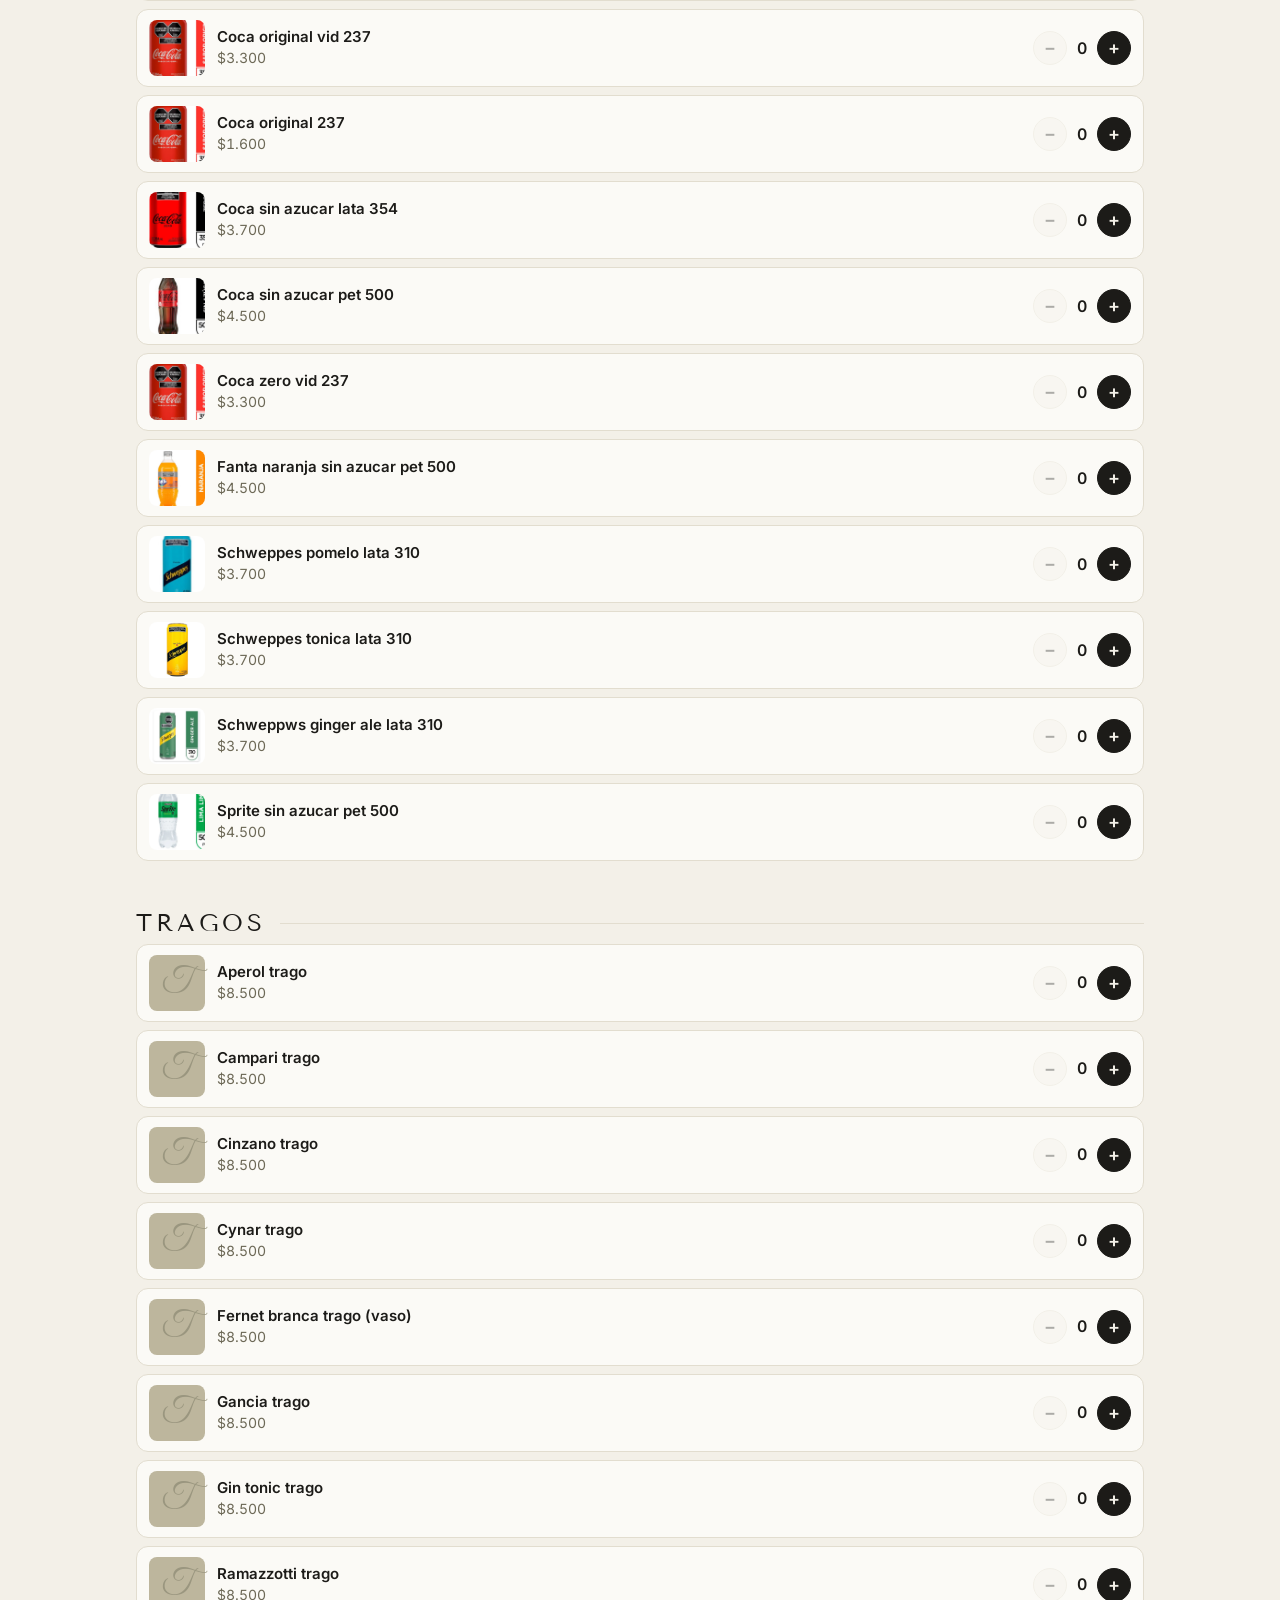
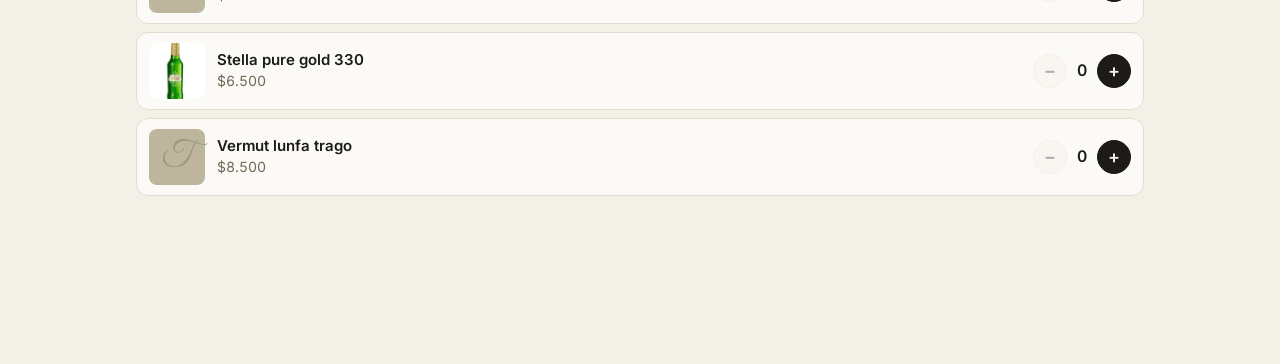
<file: pedido.html>
<!doctype html>
<html lang="es">
<head>
<meta charset="utf-8">
<meta name="viewport" content="width=device-width, initial-scale=1">
<title>Hacer pedido · Tentación Ibérica</title>
<meta name="description" content="Armá tu pedido de Tentación Ibérica y envialo por WhatsApp.">
<meta name="theme-color" content="#bdb69d">
<link rel="icon" type="image/png" href="img/favicon.png">
<link rel="apple-touch-icon" href="img/logo-cuadrado.png">
<link rel="preconnect" href="https://fonts.googleapis.com">
<link rel="preconnect" href="https://fonts.gstatic.com" crossorigin>
<link href="https://fonts.googleapis.com/css2?family=Tenor+Sans&family=Great+Vibes&family=Inter:wght@400;500;600&display=swap" rel="stylesheet">
<link rel="stylesheet" href="styles.css">
</head>
<body>
<header class="topbar">
  <div class="wrap">
    <a href="./" aria-label="Volver al inicio"><img class="logo" src="img/logo.png" alt="Tentación Ibérica" width="620" height="470"></a>
    <a class="back" href="./">← Ver carta</a>
  </div>
</header>

<div class="wrap order-intro">
  <h1>Tu pedido</h1>
  <p>Elegí los productos y cantidades. Al final te armamos el mensaje para enviarlo por WhatsApp.</p>
</div>

<nav class="bar" aria-label="Categorías">
  <div class="wrap">
    <label class="search">
      <svg viewBox="0 0 24 24" fill="none" stroke="currentColor" stroke-width="2"><circle cx="11" cy="11" r="7"/><path d="m20 20-3.5-3.5"/></svg>
      <input id="q" type="search" placeholder="Buscar producto…" aria-label="Buscar producto">
    </label>
    <div class="cats" id="cats"></div>
  </div>
</nav>

<main class="wrap order-main">
  <div id="menu"></div>
  <div class="empty" id="empty">No encontramos nada con esa búsqueda.</div>
</main>

<div class="cartbar" id="cartbar">
  <button type="button" id="openCart"><span>Ver pedido <span id="count">(0)</span></span><b id="totalBar">$0</b></button>
</div>

<div class="sheet" id="sheet" role="dialog" aria-modal="true" aria-labelledby="sheetTitle">
  <div class="bd" data-close></div>
  <div class="panel">
    <h2 id="sheetTitle">Tu pedido <button type="button" data-close aria-label="Cerrar">×</button></h2>
    <ul class="sum" id="sum"></ul>
    <div class="total"><span>Total</span><span id="total">$0</span></div>
    <form class="form" id="form" novalidate>
      <label>Nombre
        <input name="nombre" id="nombre" autocomplete="name" required placeholder="¿A nombre de quién?">
      </label>
      <div>
        <label style="margin-bottom:5px">Entrega</label>
        <div class="seg">
          <label><input type="radio" name="entrega" value="retiro" checked><span>Retiro en el local</span></label>
          <label><input type="radio" name="entrega" value="envio"><span>Envío a domicilio</span></label>
        </div>
      </div>
      <label id="dirWrap" hidden>Dirección de envío
        <input name="direccion" id="direccion" autocomplete="street-address" placeholder="Calle, número, depto, barrio">
      </label>
      <div>
        <label style="margin-bottom:5px">Pago</label>
        <div class="seg">
          <label><input type="radio" name="pago" value="Efectivo" checked><span>Efectivo</span></label>
          <label><input type="radio" name="pago" value="Transferencia"><span>Transferencia</span></label>
        </div>
      </div>
      <label>¿Para cuándo? <span style="opacity:.7">(opcional)</span>
        <input name="cuando" id="cuando" placeholder="Ej: hoy 20:30, sábado al mediodía">
      </label>
      <label>Aclaraciones <span style="opacity:.7">(opcional)</span>
        <textarea name="notas" id="notas" rows="2" placeholder="Ej: sin tomate, cortar al medio"></textarea>
      </label>
      <p class="err" id="err"></p>
      <button class="send" type="submit">
        <svg viewBox="0 0 24 24" fill="currentColor"><path d="M12 2a10 10 0 0 0-8.6 15.1L2 22l5-1.3A10 10 0 1 0 12 2zm0 18.2a8.2 8.2 0 0 1-4.2-1.2l-.3-.2-3 .8.8-2.9-.2-.3A8.2 8.2 0 1 1 12 20.2zm4.5-6.1c-.2-.1-1.5-.7-1.7-.8s-.4-.1-.6.1-.7.8-.8 1-.3.2-.5.1a6.7 6.7 0 0 1-3.3-2.9c-.3-.4.2-.4.7-1.4.1-.2 0-.3 0-.4l-.8-1.8c-.2-.5-.4-.4-.6-.4h-.5a1 1 0 0 0-.7.3 3 3 0 0 0-.9 2.2 5.2 5.2 0 0 0 1.1 2.7 11.8 11.8 0 0 0 4.5 4c1.7.7 2.3.8 3.2.6a2.7 2.7 0 0 0 1.8-1.2 2.2 2.2 0 0 0 .1-1.2c0-.1-.2-.2-.5-.3z"/></svg>
        Enviar pedido por WhatsApp
      </button>
      <p class="hint">Se abre WhatsApp con el pedido listo para enviar. El local te confirma disponibilidad<span id="hintEnvio" hidden> y el costo de envío</span>.</p>
    </form>
  </div>
</div>

<script src="menu.js"></script>
<script>
const WA = "5493518047675";
const CATS = [
  ["desayunos","Desayunos"],["cafe","Cafetería"],["dulces","Pastelería"],["tablas","Tablas"],
  ["sandwiches","Sandwiches"],["wraps","Wraps"],["platos","Platos"],["licuados","Licuados"],
  ["bebidas","Bebidas"],["tragos","Tragos"]
];
const fmt = n => "$" + n.toLocaleString("es-AR");
const esc = s => String(s).replace(/[&<>"]/g, c => ({"&":"&amp;","<":"&lt;",">":"&gt;",'"':"&quot;"}[c]));
const norm = s => s.normalize("NFD").replace(/[̀-ͯ]/g,"").toLowerCase();

// Cada tamaño de tabla es una línea propia; desayunos y licuados llevan opción a elegir.
const LINES = [];
window.MENU.forEach(it => {
  let opts = null;
  if (it.opt && it.opt.startsWith("Infusión a elección: ")) opts = it.opt.replace("Infusión a elección: ","").split(", ");
  else if (it.opt && it.opt.startsWith("Con ")) opts = it.opt.replace("Con ","").split(" o ");
  if (it.sizes) it.sizes.forEach(([p,v]) => LINES.push({id:`${it.n} p/${p}`, c:it.c, n:`${it.n} · para ${p}`, p:v, img:it.img}));
  else LINES.push({id:it.n, c:it.c, n:it.n, p:it.p, img:it.img, opts});
});
const byId = Object.fromEntries(LINES.map(l => [l.id, l]));

// carrito: clave "id||opción" -> cantidad (se recuerda en este navegador si se puede)
const store = {
  get(k, d){ try { const v = localStorage.getItem(k); return v ? JSON.parse(v) : d; } catch { return d; } },
  set(k, v){ try { localStorage.setItem(k, JSON.stringify(v)); } catch {} }
};
let cart = store.get("ti-cart", {});
for (const k of Object.keys(cart)) if (!byId[k.split("||")[0]] || !(cart[k] > 0)) delete cart[k];
const keyOf = (id, opt) => id + "||" + (opt || "");
const selOpt = {}; // opción elegida por línea

const lineHTML = l => {
  const th = l.img ? `<img class="th" src="${l.img}" alt="" loading="lazy" width="56" height="56">` : `<div class="th noimg" aria-hidden="true">T</div>`;
  const sel = l.opts ? `<select data-opt="${esc(l.id)}" aria-label="Opción para ${esc(l.n)}">${l.opts.map(o => `<option>${esc(o)}</option>`).join("")}</select>` : "";
  return `<div class="line" data-id="${esc(l.id)}" data-k="${esc(norm(l.n))}">${th}
    <div class="mid"><div class="nm">${esc(l.n)}</div><div class="pr">${l.p ? fmt(l.p) : "Precio a consultar"}</div>${sel}</div>
    <div class="step"><button type="button" data-dec aria-label="Quitar uno">−</button><output>0</output><button type="button" class="add" data-inc aria-label="Agregar uno">+</button></div>
  </div>`;
};
document.getElementById("menu").innerHTML = CATS.map(([id,t]) => {
  const ls = LINES.filter(l => l.c === id);
  return ls.length ? `<section id="${id}" class="cat"><h2>${t}</h2><div class="list">${ls.map(lineHTML).join("")}</div></section>` : "";
}).join("");
document.getElementById("cats").innerHTML = CATS.map(([id,t]) => `<a href="#${id}" data-id="${id}">${t}</a>`).join("");
LINES.forEach(l => { if (l.opts) selOpt[l.id] = l.opts[0]; });

const entries = () => Object.entries(cart).filter(([,q]) => q > 0).map(([k,q]) => { const [id,opt] = k.split("||"); return {k, l:byId[id], opt, q}; });
const totals = () => entries().reduce((a,e) => ({n:a.n+e.q, t:a.t+(e.l.p||0)*e.q, cons:a.cons||!e.l.p}), {n:0,t:0,cons:false});

function render(){
  document.querySelectorAll(".line").forEach(el => {
    const id = el.dataset.id, q = cart[keyOf(id, selOpt[id])] || 0;
    const any = Object.keys(cart).some(k => k.startsWith(id + "||") && cart[k] > 0);
    el.querySelector("output").textContent = q;
    el.querySelector("[data-dec]").disabled = !q;
    el.classList.toggle("has", any);
  });
  const {n,t,cons} = totals();
  document.getElementById("count").textContent = `(${n})`;
  document.getElementById("totalBar").textContent = fmt(t) + (cons ? " +" : "");
  document.getElementById("cartbar").classList.toggle("show", n > 0);
  document.getElementById("total").textContent = fmt(t) + (cons ? " + a consultar" : "");
  document.getElementById("sum").innerHTML = entries().map(e => `<li><span class="q">${e.q}×</span>
    <span class="n">${esc(e.l.n)}${e.opt ? `<small>${esc(e.opt)}</small>` : ""}</span>
    <span class="v">${e.l.p ? fmt(e.l.p*e.q) : "a consultar"}</span>
    <span class="step"><button type="button" data-sdec="${esc(e.k)}" aria-label="Quitar uno">−</button><button type="button" data-sinc="${esc(e.k)}" aria-label="Agregar uno">+</button></span></li>`).join("");
  store.set("ti-cart", cart);
  if (!n) closeSheet();
}
const bump = (k, d) => { cart[k] = Math.max(0, (cart[k] || 0) + d); if (!cart[k]) delete cart[k]; render(); };

document.addEventListener("click", e => {
  const b = e.target.closest("button"); if (!b) return;
  const line = b.closest(".line");
  if (line && (b.hasAttribute("data-inc") || b.hasAttribute("data-dec"))) {
    const id = line.dataset.id; bump(keyOf(id, selOpt[id]), b.hasAttribute("data-inc") ? 1 : -1);
  }
  if (b.dataset.sinc) bump(b.dataset.sinc, 1);
  if (b.dataset.sdec) bump(b.dataset.sdec, -1);
});
document.addEventListener("change", e => { if (e.target.dataset.opt) { selOpt[e.target.dataset.opt] = e.target.value; render(); } });

// hoja del pedido
const sheet = document.getElementById("sheet");
function closeSheet(){ sheet.classList.remove("on"); document.body.style.overflow = ""; }
document.getElementById("openCart").onclick = () => { sheet.classList.add("on"); document.body.style.overflow = "hidden"; };
sheet.addEventListener("click", e => { if (e.target.closest("[data-close]")) closeSheet(); });
document.addEventListener("keydown", e => e.key === "Escape" && closeSheet());

// formulario
const form = document.getElementById("form"), dirWrap = document.getElementById("dirWrap"), err = document.getElementById("err");
const saved = store.get("ti-datos", {});
["nombre","direccion"].forEach(f => { if (saved[f]) form[f].value = saved[f]; });
const syncEntrega = () => { const env = form.entrega.value === "envio"; dirWrap.hidden = !env; document.getElementById("hintEnvio").hidden = !env; };
form.addEventListener("change", syncEntrega); syncEntrega();

form.addEventListener("submit", e => {
  e.preventDefault();
  const nombre = form.nombre.value.trim(), env = form.entrega.value === "envio", dir = form.direccion.value.trim();
  const fail = (m, el) => { err.textContent = m; err.style.display = "block"; el.focus(); };
  if (!nombre) return fail("Poné tu nombre para el pedido.", form.nombre);
  if (env && !dir) return fail("Poné la dirección de envío.", form.direccion);
  err.style.display = "none";
  store.set("ti-datos", {nombre, direccion: dir});
  const {t, cons} = totals();
  const items = entries().map(e => `• ${e.q} × ${e.l.n}${e.opt ? ` (${e.opt})` : ""} — ${e.l.p ? fmt(e.l.p*e.q) : "a consultar"}`);
  const msg = [
    "¡Hola Tentación Ibérica! Quiero hacer este pedido:", "",
    ...items, "",
    `*Total: ${fmt(t)}*${cons ? " (+ productos a consultar)" : ""}`, "",
    `Nombre: ${nombre}`,
    `Entrega: ${env ? "Envío a domicilio — " + dir : "Retiro en el local"}`,
    `Pago: ${form.pago.value}`,
    form.cuando.value.trim() ? `Para: ${form.cuando.value.trim()}` : null,
    form.notas.value.trim() ? `Aclaraciones: ${form.notas.value.trim()}` : null
  ].filter(l => l !== null).join("\n");
  location.href = `https://wa.me/${WA}?text=${encodeURIComponent(msg)}`;
});

// búsqueda y categorías (igual que la carta)
document.getElementById("q").addEventListener("input", e => {
  const q = norm(e.target.value.trim()); let any = false;
  document.querySelectorAll("section.cat").forEach(sec => {
    let vis = 0;
    sec.querySelectorAll(".line").forEach(el => { const ok = !q || el.dataset.k.includes(q); el.style.display = ok ? "" : "none"; vis += ok; });
    sec.style.display = vis ? "" : "none"; any ||= vis > 0;
  });
  document.getElementById("empty").style.display = any ? "none" : "block";
});
const links = [...document.querySelectorAll(".cats a")], catsBar = document.getElementById("cats");
const centerChip = a => catsBar.scrollTo({left: a.offsetLeft - (catsBar.clientWidth - a.offsetWidth) / 2, behavior: "smooth"});
const SECS = "section.cat";
// categoría activa = última sección cuyo título ya pasó debajo de la barra fija
let activeId = null;
const secs = () => [...document.querySelectorAll(SECS)].filter(s => s.style.display !== "none");
function markActive(){
  const lim = document.querySelector(".bar").getBoundingClientRect().bottom + 24;
  const list = secs(); let cur = list[0];
  for (const s of list) if (s.getBoundingClientRect().top <= lim) cur = s;
  if (innerHeight + scrollY >= document.documentElement.scrollHeight - 4) cur = list[list.length - 1];
  if (!cur || cur.id === activeId) return;
  activeId = cur.id;
  links.forEach(a => { const on = a.dataset.id === activeId; a.classList.toggle("on", on); if (on) centerChip(a); });
}
addEventListener("scroll", () => requestAnimationFrame(markActive), {passive:true});
addEventListener("load", markActive); markActive();
render();
</script>
</body>
</html>
</file>
<file: styles.css>
:root{
  --sage:#bdb69d; --sage-d:#9a967f; --sage-l:#d9d4c3;
  --bg:#f3f0e8; --surface:#fbfaf6; --ink:#1c1b18; --muted:#6d6957; --line:#e2ddcf;
  --btn:#1c1b18; --btn-ink:#f3f0e8;
}
@media (prefers-color-scheme: dark){
  :root:not([data-theme="light"]){
    --bg:#191815; --surface:#22211d; --ink:#ece8dc; --muted:#aaa58f; --line:#34322b;
    --btn:#bdb69d; --btn-ink:#1c1b18; --sage-l:#2c2b25;
  }
}
:root[data-theme="dark"]{
  --bg:#191815; --surface:#22211d; --ink:#ece8dc; --muted:#aaa58f; --line:#34322b;
  --btn:#bdb69d; --btn-ink:#1c1b18; --sage-l:#2c2b25;
}
*{box-sizing:border-box}
html{scroll-behavior:smooth;scroll-padding-top:120px}
body{margin:0;background:var(--bg);color:var(--ink);font:16px/1.55 Inter,system-ui,sans-serif;-webkit-font-smoothing:antialiased}
a{color:inherit}
.wrap{max-width:1040px;margin:0 auto;padding:0 16px}
.caps{font-family:"Tenor Sans",Inter,sans-serif;text-transform:uppercase;letter-spacing:.18em}

/* hero: mismo fondo que el logo, así se funde */
.hero{background:var(--sage);color:#1c1b18;text-align:center}
.hero .wrap{padding-top:40px;padding-bottom:44px}
.hero .logo{display:block;width:min(560px,96%);height:auto;aspect-ratio:620/470;margin:0 auto}
.hero h1{position:absolute;width:1px;height:1px;overflow:hidden;clip:rect(0 0 0 0)}
.hero p{max-width:520px;margin:8px auto 0;color:#3b392f;font-size:16px}
.cta{display:flex;gap:10px;justify-content:center;flex-wrap:wrap;margin-top:24px}
.btn{display:inline-flex;align-items:center;gap:8px;padding:12px 22px;border-radius:999px;text-decoration:none;font:14px/1 "Tenor Sans",Inter,sans-serif;text-transform:uppercase;letter-spacing:.14em;transition:transform .15s,opacity .15s}
.btn:hover{transform:translateY(-1px)}
.btn svg{width:17px;height:17px}
.hero .btn.primary{background:#1c1b18;color:#f3f0e8}
.hero .btn.ghost{border:1px solid #1c1b18;color:#1c1b18}

.strip{display:grid;grid-template-columns:repeat(4,1fr);gap:0;height:200px}
.strip img{width:100%;height:100%;object-fit:cover;display:block}
@media (max-width:640px){.strip{grid-template-columns:repeat(2,1fr);height:280px}}

/* nav */
.bar{position:sticky;top:0;z-index:10;background:color-mix(in srgb,var(--bg) 92%,transparent);backdrop-filter:blur(10px);border-bottom:1px solid var(--line)}
.bar .wrap{display:flex;flex-direction:column;gap:10px;padding-top:12px;padding-bottom:10px}
.search{position:relative}
.search input{width:100%;padding:11px 14px 11px 40px;border-radius:12px;border:1px solid var(--line);background:var(--surface);color:var(--ink);font:inherit}
.search input:focus{outline:2px solid var(--sage-d);outline-offset:1px}
.search svg{position:absolute;left:13px;top:50%;transform:translateY(-50%);width:17px;height:17px;color:var(--muted)}
.cats{position:relative;display:flex;gap:8px;overflow-x:auto;scrollbar-width:none;padding-bottom:2px}
.cats::-webkit-scrollbar{display:none}
.cats a{flex:none;padding:8px 14px;border-radius:999px;border:1px solid var(--line);text-decoration:none;font:12px/1 "Tenor Sans",Inter,sans-serif;text-transform:uppercase;letter-spacing:.12em;color:var(--muted);background:var(--surface);white-space:nowrap}
.cats a.on{background:var(--btn);border-color:var(--btn);color:var(--btn-ink)}

/* carta */
main{padding:32px 0 40px}
section{margin-bottom:48px}
section h2{font:400 24px/1.2 "Tenor Sans",Inter,sans-serif;text-transform:uppercase;letter-spacing:.16em;margin:0 0 6px;display:flex;align-items:center;gap:14px}
section h2::after{content:"";flex:1;height:1px;background:var(--line)}
section .sub{color:var(--muted);margin:0 0 18px;font-size:15px}
.grid{display:grid;grid-template-columns:repeat(auto-fill,minmax(min(300px,100%),1fr));gap:12px}
.item{background:var(--surface);border:1px solid var(--line);border-radius:14px;padding:14px;display:flex;gap:14px;align-items:flex-start}
.item .body{flex:1;min-width:0;padding-top:2px}
.ph{flex:none;width:96px;height:96px;border-radius:10px;object-fit:cover;background:var(--sage-l);cursor:zoom-in}
.ph.noimg{cursor:default;background:var(--sage);display:grid;place-items:center;font:56px/1 "Great Vibes",cursive;color:var(--sage-d);user-select:none}
.ph.noimg span{transform:translate(2px,6px)}
.tablas .item{flex-direction:column}.tablas .item .ph{width:100%;height:220px}
.row{display:flex;align-items:baseline;gap:10px}
.row h3{margin:0;font-size:16px;font-weight:600}
.row .dots{flex:1;border-bottom:1px dotted var(--line);transform:translateY(-4px);min-width:12px}
.price{font-weight:600;white-space:nowrap;font-variant-numeric:tabular-nums}
.item p{margin:6px 0 0;color:var(--muted);font-size:14px}
.item .opt{font-size:13px;margin-top:8px;color:var(--sage-d)}
.sizes{display:flex;gap:6px;flex-wrap:wrap;margin-top:12px}
.sizes span{font-size:13px;border:1px solid var(--line);border-radius:8px;padding:5px 9px;font-variant-numeric:tabular-nums}
.sizes b{color:var(--muted);font-weight:500;margin-right:4px}
.tablas .grid{grid-template-columns:repeat(auto-fill,minmax(min(420px,100%),1fr))}
.empty{display:none;text-align:center;color:var(--muted);padding:40px 0}
.lb{position:fixed;inset:0;z-index:50;background:rgba(20,19,16,.9);display:none;align-items:center;justify-content:center;padding:16px;cursor:zoom-out}
.lb.on{display:flex}.lb img{max-width:100%;max-height:85vh;border-radius:12px}

footer{background:var(--sage);color:#1c1b18;text-align:center;padding:40px 16px}
footer .logo{display:block;width:min(320px,80%);height:auto;aspect-ratio:620/470;margin:0 auto}
footer .btn.primary{background:#1c1b18;color:#f3f0e8}
footer .btn.ghost{border:1px solid #1c1b18}
footer small{display:block;margin-top:22px;color:#4a4739;font-size:12px}
.item{min-width:0}.row h3{min-width:0;overflow-wrap:anywhere}
@media (max-width:480px){.tablas .grid,.grid{grid-template-columns:minmax(0,1fr)}.ph{width:84px;height:84px}}

/* ---------- ubicación ---------- */
.place{display:grid;grid-template-columns:minmax(0,1fr) minmax(0,1.4fr);gap:0;background:var(--surface);border:1px solid var(--line);border-radius:18px;overflow:hidden}
.place .info{padding:28px;display:flex;flex-direction:column;gap:14px;justify-content:center}
.place .eyebrow{color:var(--sage-d);font:12px/1 "Tenor Sans",Inter,sans-serif;text-transform:uppercase;letter-spacing:.2em}
.place address{font-style:normal;font:22px/1.35 "Tenor Sans",Inter,sans-serif}
.place address small{display:block;font:15px/1.5 Inter,sans-serif;color:var(--muted);margin-top:4px}
.place .actions{display:flex;gap:8px;flex-wrap:wrap;margin-top:4px}
.place .btn.primary{background:var(--btn);color:var(--btn-ink)}
.place .btn.ghost{border:1px solid var(--ink);color:var(--ink)}
.place iframe{width:100%;height:100%;min-height:320px;border:0;display:block;filter:grayscale(.35) sepia(.15)}
@media (max-width:720px){.place{grid-template-columns:minmax(0,1fr)}.place iframe{min-height:260px}}

/* ---------- página de pedido ---------- */
.topbar{background:var(--sage);color:#1c1b18}
.topbar .wrap{display:flex;align-items:center;gap:12px;padding-top:10px;padding-bottom:10px}
.topbar .logo{width:110px;height:auto;display:block}
.topbar a.back{margin-left:auto;font:12px/1 "Tenor Sans",Inter,sans-serif;text-transform:uppercase;letter-spacing:.14em;text-decoration:none;border:1px solid #1c1b18;border-radius:999px;padding:9px 14px}
.order-intro{padding-top:22px;padding-bottom:4px}
.order-intro h1{font:400 26px/1.2 "Tenor Sans",Inter,sans-serif;text-transform:uppercase;letter-spacing:.14em;margin:0 0 6px}
.order-intro p{margin:0;color:var(--muted)}
.list{display:flex;flex-direction:column;gap:8px}
.line{display:flex;align-items:center;gap:12px;background:var(--surface);border:1px solid var(--line);border-radius:12px;padding:10px 12px}
.line.has{border-color:var(--sage-d);box-shadow:inset 3px 0 0 var(--sage-d)}
.line .th{flex:none;width:56px;height:56px;border-radius:8px;object-fit:cover;background:var(--sage-l)}
.line .th.noimg{background:var(--sage);display:grid;place-items:center;font:32px/1 "Great Vibes","Pinyon Script",cursive;color:var(--sage-d)}
.line .mid{flex:1;min-width:0}
.line .nm{font-weight:600;font-size:15px;line-height:1.3}
.line .pr{font-size:14px;color:var(--muted);font-variant-numeric:tabular-nums}
.line select{margin-top:6px;max-width:100%;font:13px Inter,sans-serif;padding:5px 8px;border-radius:8px;border:1px solid var(--line);background:var(--bg);color:var(--ink)}
.step{flex:none;display:flex;align-items:center;gap:6px}
.step button{width:34px;height:34px;border-radius:50%;border:1px solid var(--line);background:var(--bg);color:var(--ink);font:600 18px/1 Inter,sans-serif;cursor:pointer;display:grid;place-items:center}
.step button.add{background:var(--btn);color:var(--btn-ink);border-color:var(--btn)}
.step button:disabled{opacity:.35;cursor:default}
.step output{min-width:18px;text-align:center;font-weight:600;font-variant-numeric:tabular-nums}
.order-main{padding-bottom:120px}
.cartbar{position:fixed;left:0;right:0;bottom:0;z-index:20;padding:12px 16px calc(12px + env(safe-area-inset-bottom));background:color-mix(in srgb,var(--bg) 94%,transparent);backdrop-filter:blur(10px);border-top:1px solid var(--line);transform:translateY(110%);transition:transform .25s}
.cartbar.show{transform:none}
.cartbar button{width:100%;max-width:640px;margin:0 auto;display:flex;justify-content:space-between;align-items:center;gap:12px;padding:15px 20px;border:0;border-radius:999px;background:var(--btn);color:var(--btn-ink);font:14px/1 "Tenor Sans",Inter,sans-serif;text-transform:uppercase;letter-spacing:.12em;cursor:pointer}
.cartbar b{font:600 16px Inter,sans-serif;letter-spacing:0;font-variant-numeric:tabular-nums}
.sheet{position:fixed;inset:0;z-index:30;display:none}
.sheet.on{display:block}
.sheet .bd{position:absolute;inset:0;background:rgba(20,19,16,.55)}
.sheet .panel{position:absolute;left:0;right:0;bottom:0;max-height:92vh;overflow:auto;background:var(--bg);border-radius:20px 20px 0 0;padding:20px 16px calc(20px + env(safe-area-inset-bottom));max-width:640px;margin:0 auto}
.sheet h2{font:400 20px/1.2 "Tenor Sans",Inter,sans-serif;text-transform:uppercase;letter-spacing:.14em;margin:0 0 14px;display:flex;justify-content:space-between;align-items:center}
.sheet h2 button{border:0;background:none;color:var(--muted);font:28px/1 Inter,sans-serif;cursor:pointer}
.sum{list-style:none;margin:0 0 12px;padding:0;border-top:1px solid var(--line)}
.sum li{display:flex;gap:10px;align-items:center;padding:10px 0;border-bottom:1px solid var(--line);font-size:14px}
.sum li .q{font-weight:600;min-width:28px}
.sum li .n{flex:1;min-width:0}
.sum li .n small{display:block;color:var(--muted)}
.sum li .v{font-variant-numeric:tabular-nums;white-space:nowrap}
.total{display:flex;justify-content:space-between;font:600 18px Inter,sans-serif;margin:4px 0 18px;font-variant-numeric:tabular-nums}
.form{display:flex;flex-direction:column;gap:12px}
.form label{display:flex;flex-direction:column;gap:5px;font-size:13px;color:var(--muted)}
.form input,.form textarea{font:15px Inter,sans-serif;padding:11px 12px;border-radius:10px;border:1px solid var(--line);background:var(--surface);color:var(--ink)}
.form input:focus,.form textarea:focus{outline:2px solid var(--sage-d);outline-offset:1px}
.seg{display:grid;grid-template-columns:1fr 1fr;gap:6px}
.seg input{position:absolute;opacity:0;pointer-events:none}
.seg span{display:block;text-align:center;padding:11px 8px;border-radius:10px;border:1px solid var(--line);background:var(--surface);color:var(--ink);font-size:14px;cursor:pointer}
.seg input:checked+span{background:var(--btn);color:var(--btn-ink);border-color:var(--btn)}
.seg input:focus-visible+span{outline:2px solid var(--sage-d)}
.send{display:flex;align-items:center;justify-content:center;gap:10px;width:100%;padding:15px;border:0;border-radius:999px;background:#25d366;color:#0b2e17;font:600 16px Inter,sans-serif;cursor:pointer;margin-top:6px}
.send svg{width:20px;height:20px}
.hint{font-size:12px;color:var(--muted);text-align:center;margin:8px 0 0}
.err{color:#b3261e;font-size:13px;display:none}
</file>
